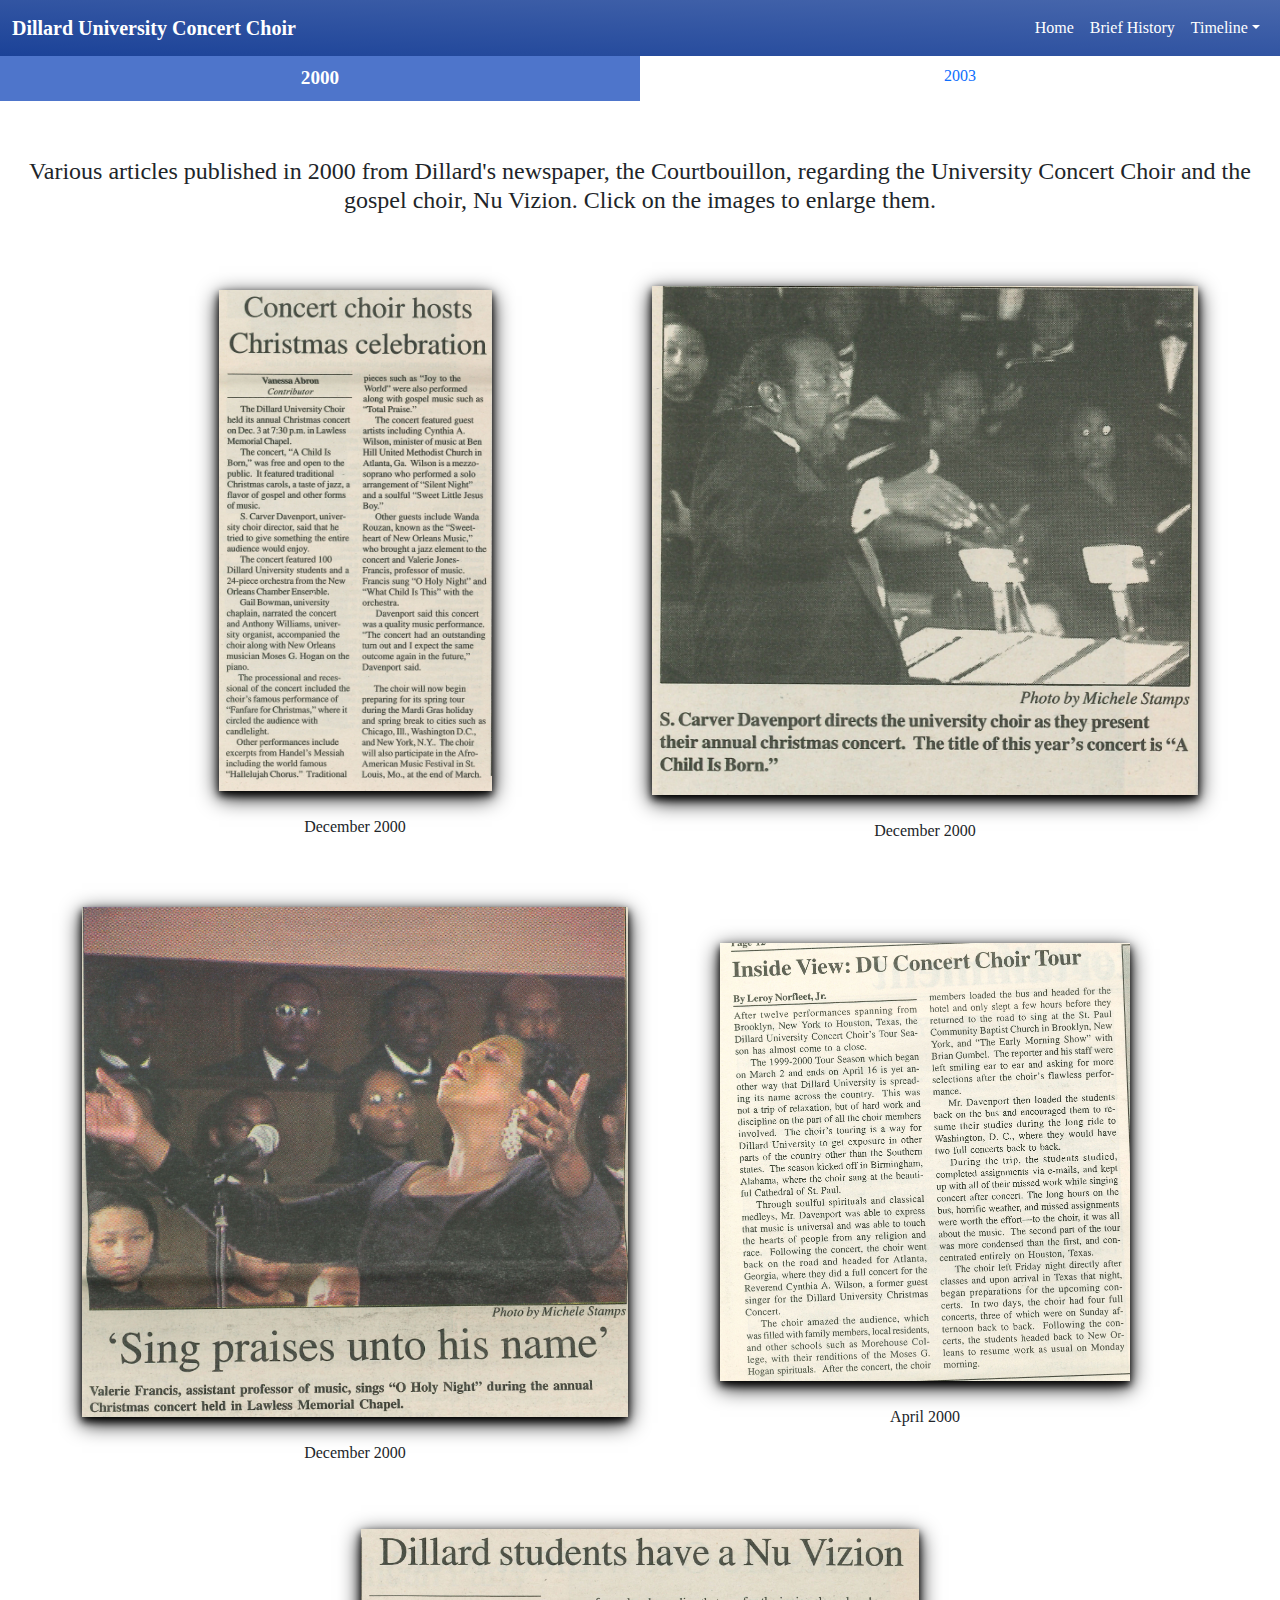
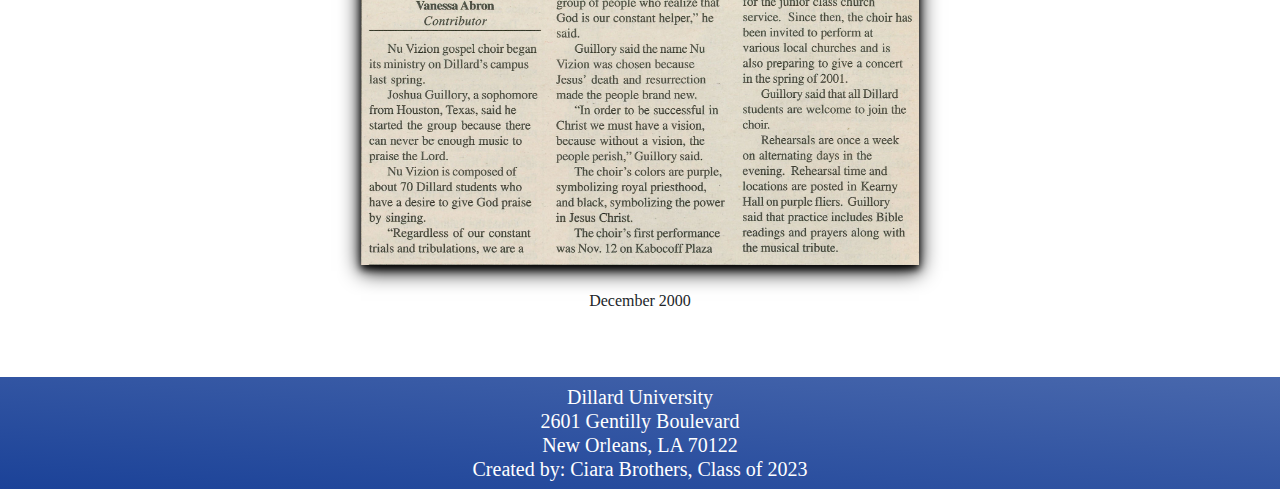
<file: 00s.html>
<!DOCTYPE html>
<html lang="en">
    <head>
        <meta charset="utf-8">
        <meta name="viewport" content="width=device-width">
        <title>Dillard University Concert Choir</title>
        <link href="style.css" rel="stylesheet">
        <link href="https://cdn.jsdelivr.net/npm/bootstrap@5.2.2/dist/css/bootstrap.min.css" rel="stylesheet">
        <script src="https://cdn.jsdelivr.net/npm/bootstrap@5.2.2/dist/js/bootstrap.bundle.min.js"></script>
        <script src="script.js"></script>
        <script src="components/header.js" type="text/javascript" defer></script>
        <script src="components/footer.js" type="text/javascript" defer></script>
    </head>
    <body>
        <div class="d-flex flex-column flex-wrap page-container">
        
            <nav-header></nav-header>

            <!-- Content Tabs -->
            <ul class="nav nav-pills nav-justified center-sec" id="myTab" role="tablist">
                <li class="nav-item" role="presentation">
                <button class="nav-link active" id="1940" data-bs-toggle="tab" data-bs-target="#home-tab-pane" type="button" role="tab" aria-controls="home-tab-pane" aria-selected="true">2000</button>
                </li>
                <li class="nav-item" role="presentation">
                <button class="nav-link" id="47-48" data-bs-toggle="tab" data-bs-target="#profile-tab-pane" type="button" role="tab" aria-controls="profile-tab-pane" aria-selected="false">2003</button>
                </li>
            </ul>

            <div class="tab-content center-sec" id="myTabContent">
                <!-- First Tab -->
                <div class="tab-pane fade show active" id="home-tab-pane" role="tabpanel" aria-labelledby="35-36-tab" tabindex="0">
                    
                    <h4 class="text-center mx-auto d-block mt-5 pt-2">Various articles published in 2000 from Dillard's newspaper, 
                        the Courtbouillon, regarding the University Concert Choir and the gospel choir, Nu Vizion. Click on the images to
                        enlarge them.
                    </h4>

                    <!-- 1st Image -->
                    <div class="container justify-content-center align-items-center text-center pt-3">

                        <div class="row justify-content-center align-items-center mt-5 mb-5">
                            <div class="col">
                                <img src="images/2000s/cb dec 2000 art.jpg" id="decArt00" class="img-fluid w-50" 
                                onclick="openModal(this.id)" alt="Concert choir hosts Christmas celebration: Vanessa Abron Contributor;
                                The Dillard University Choir held its annual Christmas concert on Dec. 3 at 7:30 p.m. in Lawless Memorial Chapel.
                                The concert, 'A Child Is Born,' was free and open to the public. It featured traditional Christmas carols, a taste of jazz, a flavor of gospel and other forms of music.
                                S. Carver Davenport, univer- sity choir director, said that he tried to give something the entire audience would enjoy.
                                The concert featured 100 Dillard University students and a 24-piece orchestra from the New Orleans Chamber Ensemble.
                                Gail Bowman, university chaplain, narrated the concert and Anthony Williams, univer- sity organist, accompanied the choir along with New Orleans musician Moses G. Hogan on the piano.
                                The processional and reces- sional of the concert included the choir's famous performance of 'Fanfare for Christmas,' where it circled the audience with candlelight.
                                Other performances include excerpts from Handel's Messiah including the world famous 'Hallelujah Chorus.' Traditional
                                pieces such as 'Joy to the World' were also performed along with gospel music such as 'Total Praise.'
                                The concert featured guest artists including Cynthia A. Wilson, minister of music at Ben Hill United Methodist Church in Atlanta, Ga. Wilson is a mezzo- soprano who performed a solo arrangement of 'Silent Night' and a soulful 'Sweet Little Jesus Boy.'
                                Other guests include Wanda Rouzan, known as the 'Sweet- heart of New Orleans Music,' who brought a jazz element to the concert and Valerie Jones- Francis, professor of music. Francis sung 'O Holy Night' and 'What Child Is This' with the orchestra.
                                Davenport said this concert was a quality music performance. 'The concert had an outstanding turn out and I expect the same outcome again in the future,' Davenport said.
                                The choir will now begin preparing for its spring tour during the Mardi Gras holiday and spring break to cities such as Chicago, Ill., Washington D.C., and New York, N.Y.. The choir will also participate in the Afro- American Music Festival in St. Louis, Mo., at the end of March." 
                                />
                                <p class="text-center mt-4 ">December 2000</p>
                            </div>
                            <div class="col">
                                <img src="images/2000s/cb dec 2000 pic.jpg" id="decPic00" class="img-fluid" 
                                onclick="openModal(this.id)" alt="Photo by Michele Stamps
                                S. Carver Davenport directs the university choir as they present their annual christmas concert. The title of this year's concert is 'A Child Is Born.'" 
                                />
                                <p class="text-center mt-4 ">December 2000</p>
                            </div>
                        </div>

                        <div class="row justify-content-center align-items-center mb-5">
                            <div class="col">
                                <img src="images/2000s/cb dec cover 2000.jpg" id="decCov00" class="img-fluid" 
                                onclick="openModal(this.id)"  alt="Photo by Michele Stamps: 'Sing praises unto his name'
                                Valerie Francis, assistant professor of music, sings 'O Holy Night' during the annual Christmas concert held in Lawless Memorial Chapel." />
                                <p class="text-center mt-4 ">December 2000</p>
                            </div>
                            <div class="col">
                                <img src="images/2000s/cb apr 2000.jpg" id="apr00" class="img-fluid w-75" 
                                onclick="openModal(this.id)" alt="Inside View: DU Concert Choir Tour By Leroy Norfleet, Jr.
                                After twelve performances spanning from Brooklyn, New York to Houston, Texas, the Dillard University Concert Choir's Tour Sea- son has almost come to a close.
                                The 1999-2000 Tour Season which began on March 2 and ends on April 16 is yet an- other way that Dillard University is spread- ing its name across the country. This was not a trip of relaxation, but of hard work and discipline on the part of all the choir members involved. The choir's touring is a way for Dillard University to get exposure in other parts of the country other than the Southern states. The season kicked off in Birmingham, Alabama, where the choir sang at the beauti- ful Cathedral of St. Paul.
                                Through soulful spirituals and classical medleys, Mr. Davenport was able to express that music is universal and was able to touch the hearts of people from any religion and race. Following the concert, the choir went back on the road and headed for Atlanta, Georgia, where they did a full concert for the Reverend Cynthia A. Wilson, a former guest singer for the Dillard University Christmas Concert.
                                The choir amazed the audience, which was filled with family members, local residents, and other schools such as Morehouse Col- lege, with their renditions of the Moses G. Hogan spirituals. After the concert, the choir
                                members loaded the bus and headed for the hotel and only slept a few hours before they returned to the road to sing at the St. Paul Community Baptist Church in Brooklyn, New York, and 'The Early Morning Show' with Brian Gumbel. The reporter and his staff were left smiling ear to ear and asking for more selections after the choir's flawless perfor-
                                mance.
                                Mr. Davenport then loaded the students back on the bus and encouraged them to re- sume their studies during the long ride to Washington, D. C., where they would have two full concerts back to back.
                                During the trip, the students studied, completed assignments via e-mails, and kept up with all of their missed work while singing concert after concert. The long hours on the bus, horrific weather, and missed assignments were worth the effort-to the choir, it was all about the music. The second part of the tour was more condensed than the first, and con- centrated entirely on Houston, Texas.
                                The choir left Friday night directly after classes and upon arrival in Texas that night, began preparations for the upcoming con- certs. In two days, the choir had four full concerts, three of which were on Sunday af- ternoon back to back. Following the con- certs, the students headed back to New Orleans to resume work as usual on Monday morning." 
                                />
                                <p class="text-center mt-4 ">April 2000</p>
                            </div>
                        </div>

                        <div class="row justify-content-center align-items-center mb-5">
                            <div class="col">
                                <img src="images/2000s/cb dec 2000 nu vizion.jpg" id="decNu00" class="img-fluid mx-auto d-block w-50" 
                                onclick="openModal(this.id)" alt="Dillard students have a Nu Vizion: Vanessa Abron Contributor
                                Nu Vizion gospel choir began its ministry on Dillard's campus last spring.
                                Joshua Guillory, a sophomore from Houston, Texas, said he started the group because there can never be enough music to praise the Lord.
                                Nu Vizion is composed of about 70 Dillard students who have a desire to give God praise by singing.
                                'Regardless of our constant trials and tribulations, we are a
                                group of people who realize that God is our constant helper,' he said.
                                Guillory said the name Nu Vizion was chosen because Jesus' death and resurrection made the people brand new.
                                'In order to be successful in Christ we must have a vision, because without a vision, the people perish,' Guillory said.
                                The choir's colors are purple, symbolizing royal priesthood, and black, symbolizing the power in Jesus Christ.
                                The choir's first performance was Nov. 12 on Kabocoff Plaza
                                for the junior class church service. Since then, the choir has been invited to perform at
                                various local churches and is also preparing to give a concert in the spring of 2001.
                                Guillory said that all Dillard students are welcome to join the choir.
                                Rehearsals are once a week on alternating days in the evening. Rehearsal time and locations are posted in Kearny Hall on purple fliers. 
                                Guillory said that practice includes Bible readings and prayers along with the musical tribute." 
                                />
                                <p class="text-center mt-4 ">December 2000</p>
                            </div>
                        </div>

                    </div>

                </div>

                <!-- Second Tab -->
                <div class="tab-pane fade" id="profile-tab-pane" role="tabpanel" aria-labelledby="profile-tab" tabindex="0">

                    <h4 class="text-center mx-auto d-block w-75 mt-5 mb-5"> In October 2003, the University Choir performed alongside the New Orleans
                        Jazz Orchestra to premiere Irvin Mayfield's composition <i>Strange Fruit</i>. Click on the articles below to read more about the
                        performance.
                    </h4>

                    <div class="container mb-5 justify-content-center align-items-center">

                        <div class="row">
                            <div class="col">
                                <img src="images/2000s/cb oct cover article 2003.jpg" id="octCov03" class="img-fluid w-100 mx-auto d-block" 
                                onclick="openModal(this.id)" alt="By Lashana Dass Contributor
                                Fusing the talents of the Dillard University Choir, the New Orleans Jazz Orchestra and WDSU News Channel 6 anchor Norman Robinson, Irvin Mayfield premiered his new musical composition, 'Strange Fruit.' The prolific concert was held on October 17 and 19 at the Alfred. K. Lawless Chapel.
                                Irvin Mayfield is the founder and director of the Institute of Jazz Culture at Dillard University and the New Orleans Jazz Orchestra. Mayfield, an accomplished artist, blended jazz with spirituals, blues, and Caribbean and Latin influences to create magnificence. 'Strange Fruit,' a composition of orches- tra and choir, was written in nine movements and three triads.
                                Photo By Sebern Coleman, Jr. The historical lynchings of African-Americans is the underlying theme in Irvin Mayfield's 'Strange Fruit.' Mayfield, held a two-night performance of the composition during Founder's Day Weekend, Oct. 17-19.
                                anger, death, guilt and hope, while encompassing a stirring depiction of lynching history in his piece. 'Lynching is the efflu- vium of slavery. It deals with the entire process,' said Mayfield
                                More importantly, 'Strange Fruit' was an embodiment of the 'healing process and an issue that is hard to discuss: guilt,' said Mayfield.
                                Dean of Business, Dr. Edgar Chase said, 'It was an awesome Mayfield started writing the expression of music and spiritu- piece about a month ago. ality.' 'Without Sanctuary,' the picto- Mayfield wove a tale of love, rial representation of lynching of
                                African-Americans exhibited in Atlanta, was the inspiration for the composition.
                                Mayfield stressed the rele- vance of the composition to today's society. 'Lynching still occurred in modern day America,' he said.
                                The talent of a 21piece orchestra, choir and narrator, Norman Robinson, showcased an 18-year-old white debutante, Mary Anne, during the 1920s" 
                                />
                            </div>
                            
                            <div class="col">
                                <img src="images/2000s/cb oct article 2003.jpg" id="octArt03" class="img-fluid w-100 mx-auto d-block" 
                                onclick="openModal(this.id)" alt="FRUIT Continued from page 1
                                Louisiana who is in love with the carpenter's son, LeRoi, a young Negro.
                                The orchestra delivered a sen- sual serenade representative of the love shared and the consum- mation between the young lovers. After learning of the affair, Charles', 24- year -old wealthy beau beat Mary Anne. LeRoi was blamed for the beat- ing and fated to be lynched. After Mary Anne appealed to Charles' sense of integrity, he tried to stop the lynching but failed.
                                'A man was extinguished because people felt he was expendable because of his race not circumstance. LeRoi, thus, became a sacrificial lamb,' Mayfield said. 'His people were not worthy enough to have the choice to live their lives how they wanted.'
                                The third triad was the death of LeRoi and the discovery of Mary Anne's pregnancy. In an inspiring finale, the choir harmo-
                                niously delivered the sad but niously delivered the sad but soothing spiritual, 'Oh Lord, the day is done.'
                                'Strange Fruit' closed with the birth of Mary Anne's child.
                                'Blues is to jazz what blood is to the body,' said Mayfield. 'Blues helps us deal with our his- tory, jazz helps us move for- ward.'
                                After the musical, another audience member echoed the same thoughts. 'The piece was beautiful. We are finding a way to heal,' said Willie Birch.
                                'Jazz is the manifestation of democracy in music,' said Mayfield. It was the 'only palette to allow people to be indi- viduals and yet demands that they work together to resolve whatever conflicts exist.'
                                Mayfield said that he hoped Dillard students and African- Americans would be able to iden-
                                tify with their culture and understand how to define it.
                                Dillard President Dr. Michael Lomax described the piece as beyond enjoyment' and he hopes that the Dillard community learn to understand that 'great art is created by real people' who can find 'inspiration from our history.'
                                Mayfield's talents were extolled by many, including Dr. Randy Peters, associate dean of humanities. 'This a signature piece. He has arrived,' said Peters.
                                Parts of the musical will be featured in an upcoming HBO documentary on lynching and the show was also reviewed by The New York Times. The musical was a remarkably presented display of emotion- grasping the pain and the history of lynching. And as quoted from the begin- ning of the musical, 'like art through the ages, it presents beauty and transcendence.'" 
                                />
                            </div>
                        </div>

                    </div>
                </div>
                
            </div>

            <!-- Modal -->
            <div id="myModal" class="modal pt-5 justify-content-center align-items-center">
                <!-- Close Button -->
                <span class="close">&times;</span>

                <!-- Modal Content (The Image) -->
                <div id="modal-cont" class="d-flex ">
                    <img class="modal-img vw-50 img-fluid" id="img01">
                </div>

                <!-- Modal Caption (Image Text) -->
                <div id="caption" class="mb-5"></div>
                </div>

            <page-footer></page-footer>

        </div>
    </body>
</html>
</file>
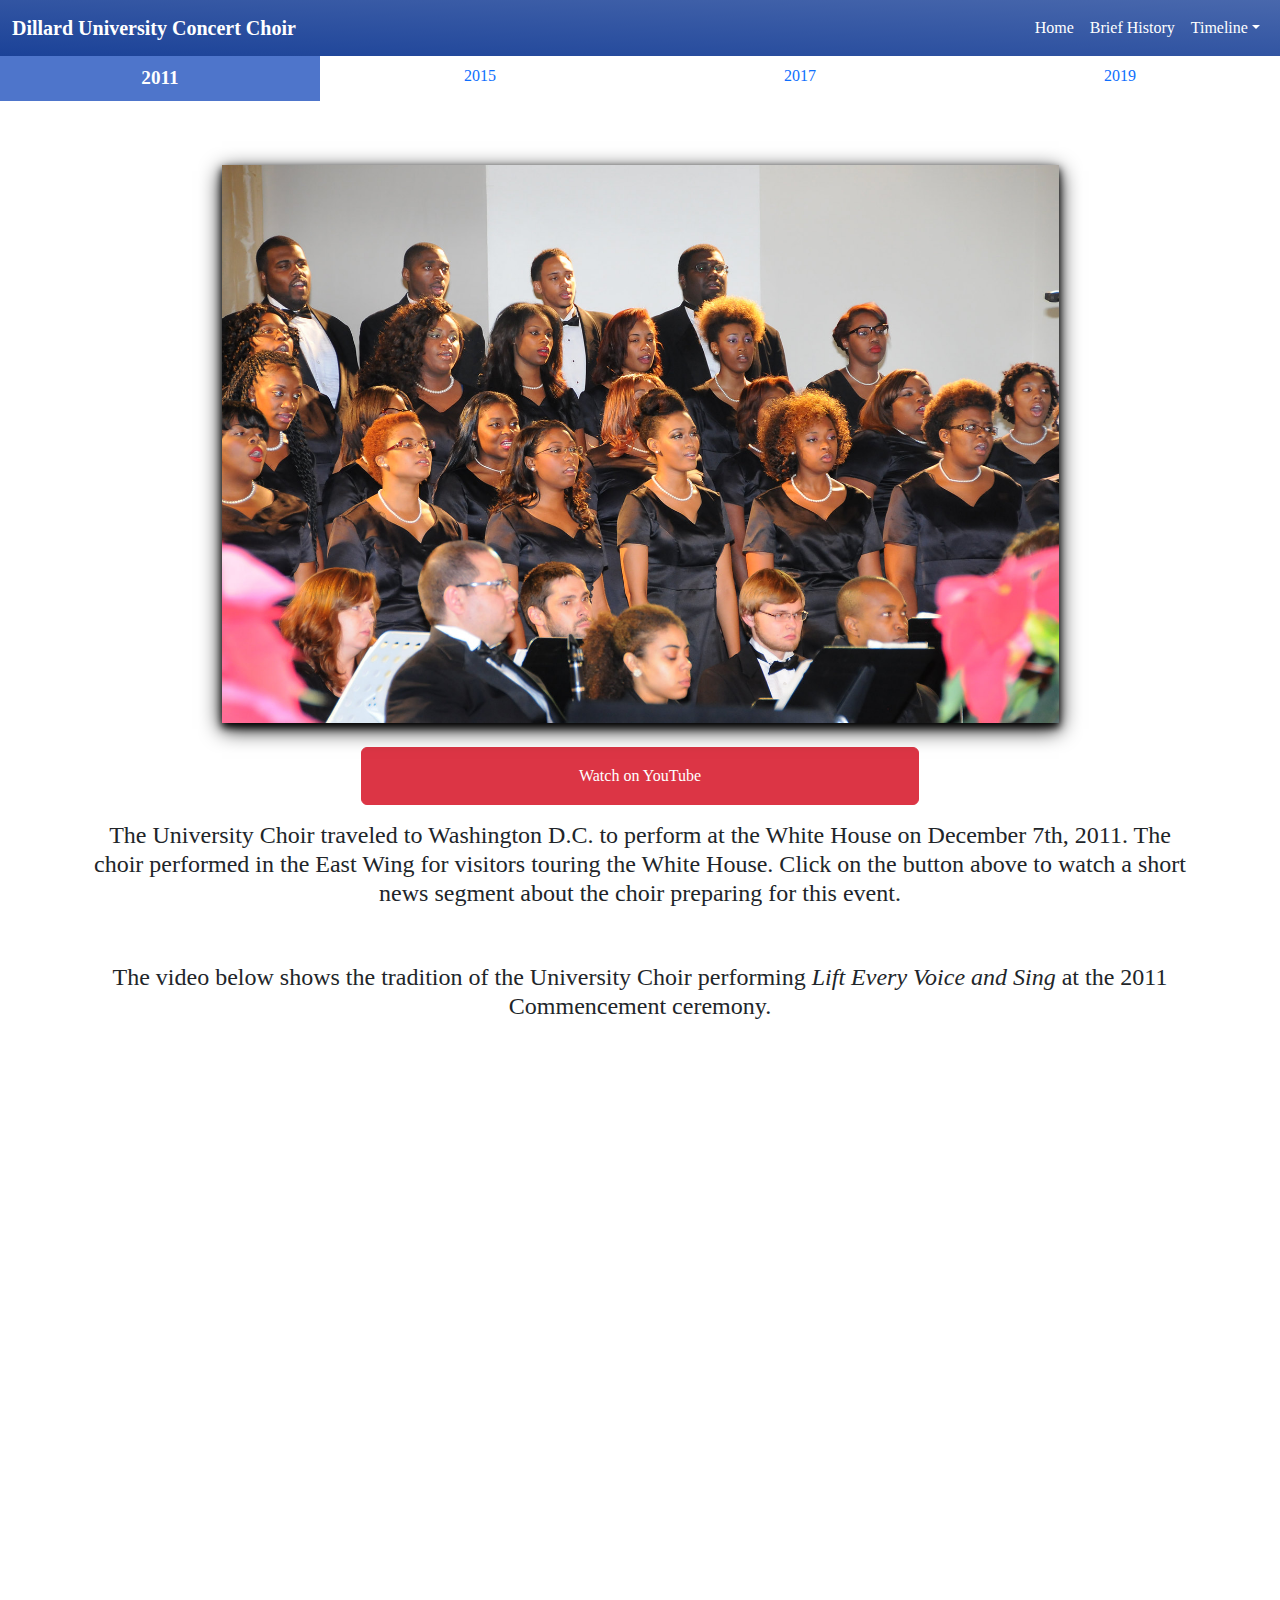
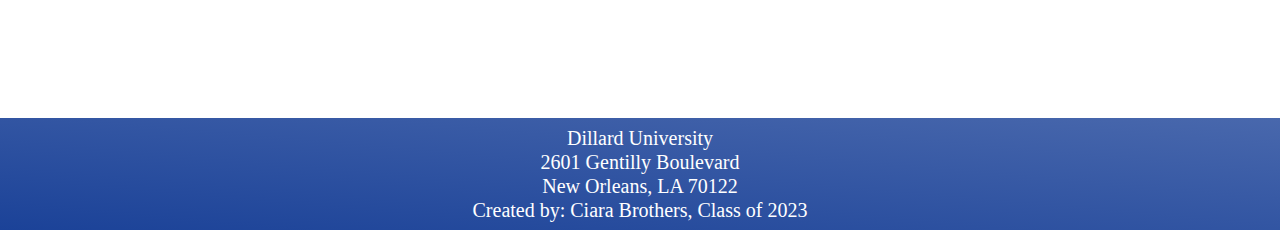
<file: 10s.html>
<!DOCTYPE html>
<html lang="en">
    <head>
        <meta charset="utf-8">
        <meta name="viewport" content="width=device-width">
        <title>Dillard University Concert Choir</title>
        <link href="style.css" rel="stylesheet">
        <link href="https://cdn.jsdelivr.net/npm/bootstrap@5.2.2/dist/css/bootstrap.min.css" rel="stylesheet">
        <script src="https://cdn.jsdelivr.net/npm/bootstrap@5.2.2/dist/js/bootstrap.bundle.min.js"></script>
        <script src="script.js"></script>
        <script src="components/header.js" type="text/javascript" defer></script>
        <script src="components/footer.js" type="text/javascript" defer></script>
    </head>
    <body>
        <div class="page-container">
        
            <nav-header></nav-header>

                <!-- Content Tabs -->
                <ul class="nav nav-pills nav-justified center-sec" id="myTab" role="tablist">
                    <li class="nav-item" role="presentation">
                        <button class="nav-link active" id="1940" data-bs-toggle="tab" data-bs-target="#home-tab-pane" type="button" role="tab" aria-controls="home-tab-pane" aria-selected="true">2011</button>
                    </li>
                    <li class="nav-item" role="presentation">
                        <button class="nav-link" id="47-48" data-bs-toggle="tab" data-bs-target="#profile-tab-pane" type="button" role="tab" aria-controls="profile-tab-pane" aria-selected="false">2015</button>
                    </li>
                    <li class="nav-item" role="presentation">
                        <button class="nav-link" id="nav-contact-tab" data-bs-toggle="tab" data-bs-target="#nav-contact" type="button" role="tab" aria-controls="nav-contact" aria-selected="false">2017</button>
                    </li>
                    <li class="nav-item" role="presentation">
                        <button class="nav-link" id="47-48" data-bs-toggle="tab" data-bs-target="#file-tab-pane" type="button" role="tab" aria-controls="profile-tab-pane" aria-selected="false">2019</button>
                    </li>
                </ul>

                <div class="tab-content" id="myTabContent">
                    <!-- First Tab -->
                    <div class="tab-pane fade show active" id="home-tab-pane" role="tabpanel" aria-labelledby="35-36-tab" tabindex="0">

                        <!-- 1st Image -->
                        <div class="container justify-content-center align-items-center text-center pt-3">

                            <div class="row justify-content-center align-items-center mt-5 mb-3">
                                <div class="col">
                                    <img src="images/2010s/video cover 2011.jpg" id="videocover" class="img-fluid w-75" 
                                    onclick="openModal(this.id)" alt="Choir video cover image" />
                                    <a href="https://youtu.be/YvWaIWxASSM" target="_blank" class="d-block btn btn-danger w-50 p-3 mx-auto mt-4">Watch on YouTube</a>
                                </div>
                            </div>

                            <div class="row justify-content-center align-items-center mb-5">
                                <div class="col w-50">
                                    <h4>The University Choir traveled to Washington D.C. to perform at the White House on December 7th, 2011. 
                                        The choir performed in the East Wing for visitors touring the White House. Click on the button above to 
                                        watch a short news segment about the choir preparing for this event.
                                    </h4>
                                </div>
                            </div>

                            <div class="row justify-content-center align-items-center">
                                <div class="col w-50">
                                    <h4>The video below shows the tradition of the University Choir performing <i>Lift Every Voice and Sing</i>
                                        at the 2011 Commencement ceremony.
                                    </h4>
                                </div>
                            </div>

                            <div class="row justify-content-center align-items-center">
                                <div class="col yt mb-5">
                                    <iframe src="https://www.youtube-nocookie.com/embed/7Y2S1U3WK7g" 
                                    title="YouTube video player" frameborder="0" allow="accelerometer; autoplay; clipboard-write; 
                                    encrypted-media; gyroscope; picture-in-picture" allowfullscreen></iframe>
                                </div>
                            </div>
                        </div>
                    </div>

                    <!-- Second Tab -->
                    <div class="tab-pane fade" id="profile-tab-pane" role="tabpanel" aria-labelledby="profile-tab" tabindex="0">

                        <div class="container justify-content-center align-items-center">

                            <div class="row mt-5 pt-5 justify-content-center align-items-center text-center">
                                <div class="col">
                                    <img src="images/2010s/uncf-performance.jpg" id="uncf" class="img-fluid w-75 mx-auto d-block" 
                                    onclick="openModal(this.id)" alt="2010 UNCF An Evening of Stars" />
                                </div>
                            </div>
                                
                            <div class="row mb-5 pt-5 justify-content-center align-items-center text-center">
                                <div class="col">
                                    <h4 class="text-center">On April 26, 2015, Dillard University Concert Choir Members performed <i>Conqueror</i>
                                        from the hit television show <i>Empire</i> at the UNCF An Evening of Stars event with Estelle & Jussie Smollett.</h4>
                                </div>
                            </div>

                        </div>
                    </div>

                    <!-- Third Tab -->
                    <div class="tab-pane fade" id="nav-contact" role="tabpanel" aria-labelledby="nav-contact-tab" tabindex="0">

                        <!-- 1st Image -->
                        <div class="container justify-content-center align-items-center text-center pt-3">

                            <div class="row justify-content-center align-items-center mt-5 mb-5">
                                <div class="col yt">
                                    <iframe src="https://www.youtube-nocookie.com/embed/oXVCQ_YmJew" 
                                    title="YouTube video player" frameborder="0" allow="accelerometer; autoplay; clipboard-write; 
                                    encrypted-media; gyroscope; picture-in-picture" allowfullscreen></iframe>
                                </div>
                            </div>
                                
                            <div class="row justify-content-center align-items-center mt-5 mb-5">
                                <div class="col w-50">
                                    <h4>The 81st Annual Christmas Concert featured a performance from the Dillard University Vision Quest Liturgical 
                                        Dance Team. Play the video above to watch their performance.
                                    </h4>
                                </div>
                            </div>

                            <div class="row mb-5">
                                <div class="col">
                                    <img src="images/2010s/christmas2017close.jpg" id="hol81" class="img-fluid w-100 mx-auto d-block" 
                                    onclick="openModal(this.id)" alt="Choir at 81st Holiday Concert 2017" />
                                </div>
                                
                                <div class="col">
                                    <img src="images/2010s/christmas2017.jpg" id="hol81-2" class="img-fluid w-100 mx-auto d-block" 
                                    onclick="openModal(this.id)" alt="Choir at 81st Holiday Concert 2017" />
                                </div>
                            </div>

                        </div>

                    </div>

                    <!-- Fourth Tab -->
                    <div class="tab-pane fade" id="file-tab-pane" role="tabpanel" aria-labelledby="file-tab" tabindex="0">

                        <h4 class="text-center mx-auto d-block w-100 mt-5 mb-4 pt-5"> Photos from the 2019 Holiday Concert and Honors Convocation. 
                            Click on the photos to enlarge them.</h4>

                        <div class="container justify-content-center align-items-center">

                            <div class="row">
                                <div class="col">
                                    <img src="images/2010s/con2019.jpg" id="con2019" class="img-fluid w-100 mx-auto d-block" 
                                    onclick="openModal(this.id)" alt="2019 Honors Convocation" />
                                    <p id="con2019cap" class="text-center mt-4">2019 Honors Convocation</p>
                                </div>
                                <div class="col">
                                    <img src="images/2010s/fun2019.jpg" id="fun2019" class="img-fluid w-100 mx-auto d-block" 
                                    onclick="openModal(this.id)" alt="2019 Holiday Concert" />
                                    <p id="fun2019cap" class="text-center mt-4">2019 Holiday Concert</p>
                                </div>
                                <div class="col">
                                    <img src="images/2010s/hol2019.jpg" id="hol2019" class="img-fluid w-100 mx-auto d-block" 
                                    onclick="openModal(this.id)" alt="2019 Holiday Concert" />
                                    <p id="hol2019cap" class="text-center mt-4">2019 Holiday Concert</p>
                                </div>
                            </div>

                        </div>
                    </div>
                </div>

                <!-- The Modal -->
                <div id="myModal" class="modal pt-5 justify-content-center align-items-center">
                    <!-- The Close Button -->
                    <span class="close">&times;</span>
                    <div id="modal-cont" class="d-flex ">
                    <!-- Modal Content (The Image) -->
                    <img class="modal-img vw-50 img-fluid" id="img01">
                    </div>
                    <!-- Modal Caption (Image Text) -->
                    <div id="caption" class="mb-5"></div>
                </div>
            
            <page-footer></page-footer>
        </div>
    </body>
</html>
</file>
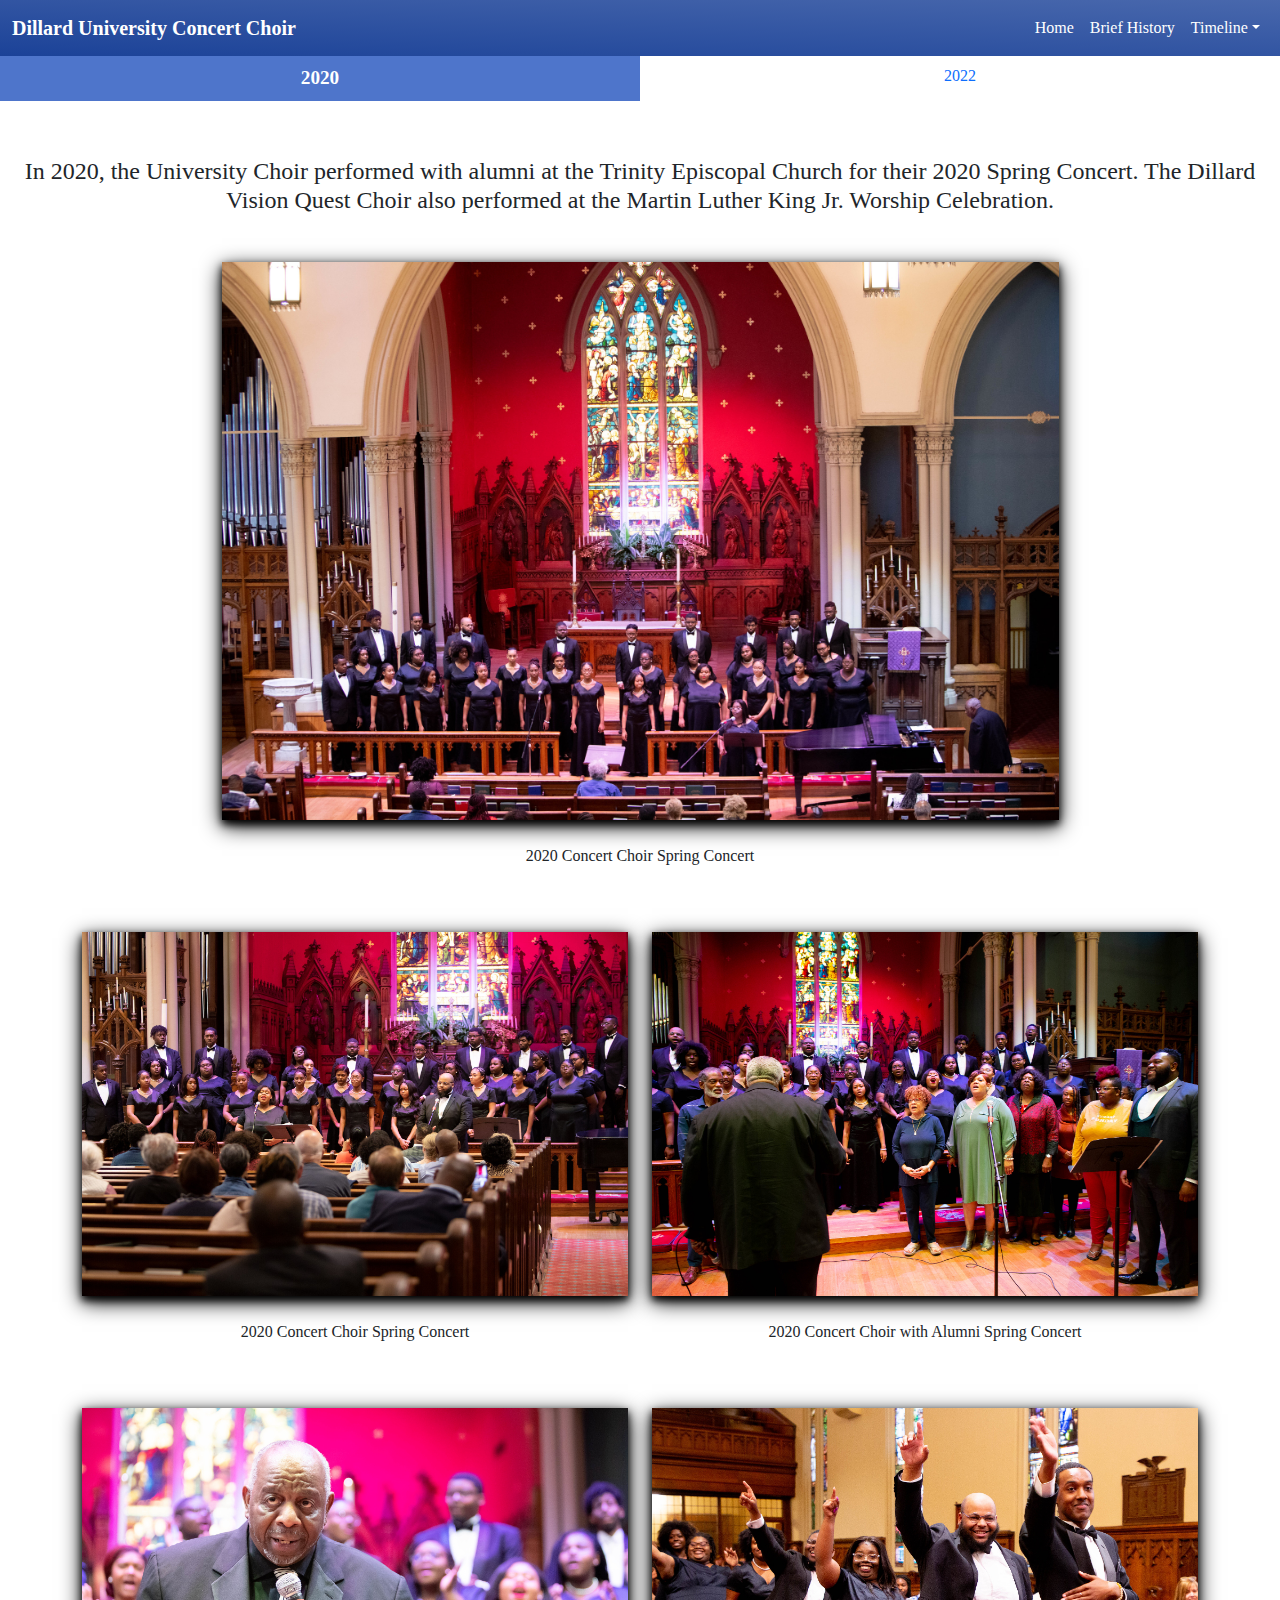
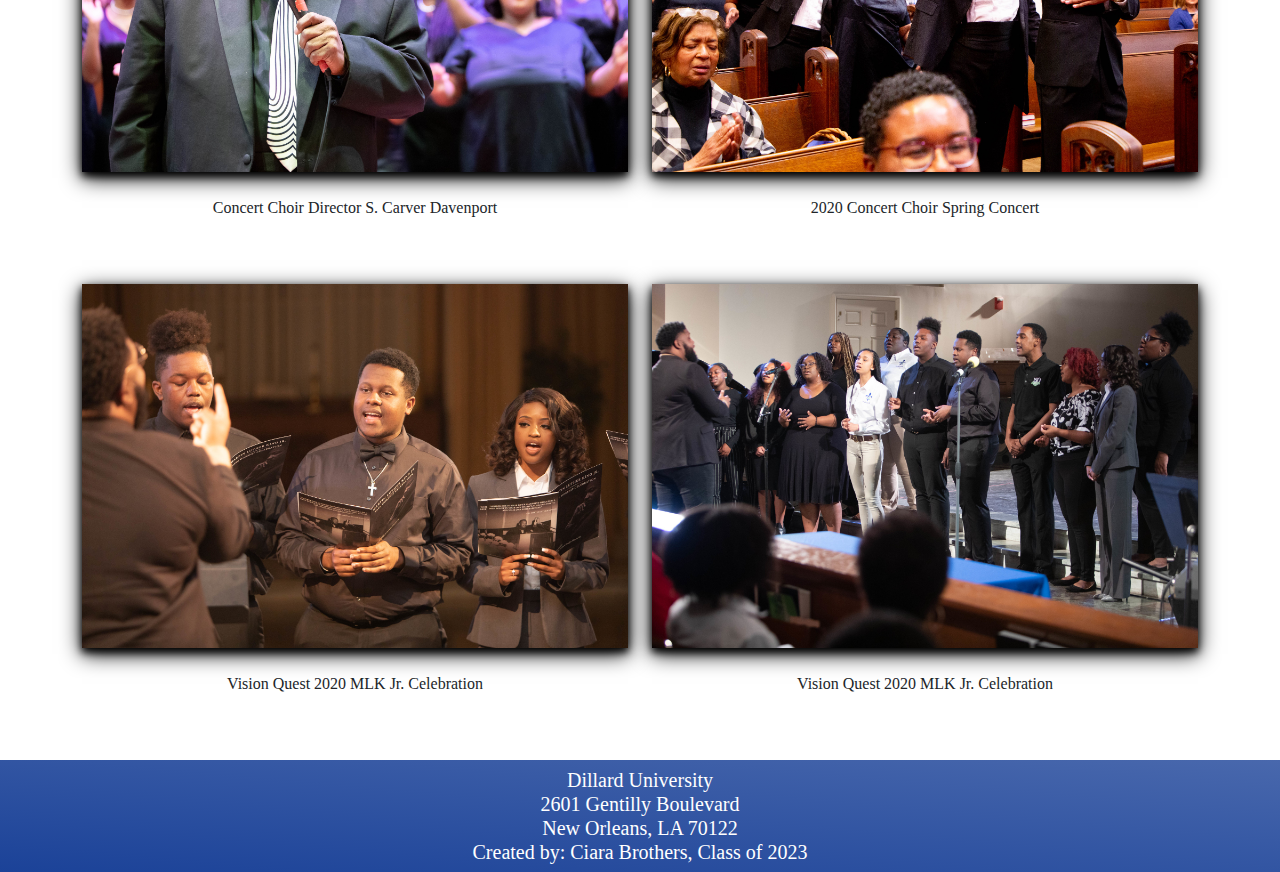
<file: 20s.html>
<!DOCTYPE html>
<html lang="en">
    <head>
        <meta charset="utf-8">
        <meta name="viewport" content="width=device-width">
        <title>Dillard University Concert Choir</title>
        <link href="style.css" rel="stylesheet">
        <link href="https://cdn.jsdelivr.net/npm/bootstrap@5.2.2/dist/css/bootstrap.min.css" rel="stylesheet">
        <script src="https://cdn.jsdelivr.net/npm/bootstrap@5.2.2/dist/js/bootstrap.bundle.min.js"></script>
        <script src="script.js"></script>
        <script src="components/header.js" type="text/javascript" defer></script>
        <script src="components/footer.js" type="text/javascript" defer></script>
    </head>
    <body>
        <div class="d-flex flex-column flex-wrap page-container">
        
            <nav-header></nav-header>

                <!-- Content Tabs -->
                <ul class="nav nav-pills nav-justified center-sec" id="myTab" role="tablist">
                    <li class="nav-item" role="presentation">
                    <button class="nav-link active" id="1940" data-bs-toggle="tab" data-bs-target="#home-tab-pane" type="button" role="tab" aria-controls="home-tab-pane" aria-selected="true">2020</button>
                    </li>
                    <li class="nav-item" role="presentation">
                    <button class="nav-link" id="47-48" data-bs-toggle="tab" data-bs-target="#profile-tab-pane" type="button" role="tab" aria-controls="profile-tab-pane" aria-selected="false">2022</button>
                    </li>
                </ul>

                <div class="tab-content center-sec" id="myTabContent">
                    <!-- First Tab -->
                    <div class="tab-pane fade show active" id="home-tab-pane" role="tabpanel" aria-labelledby="35-36-tab" tabindex="0">
                    
                        <h4 class="text-center mx-auto d-block mt-5 pt-2">In 2020, the University Choir performed with alumni at the
                            Trinity Episcopal Church for their 2020 Spring Concert. The Dillard Vision Quest Choir also performed at the 
                            Martin Luther King Jr. Worship Celebration.
                        </h4>

                        <!-- 1st Image -->
                        <div class="container">

                            <div class="row mt-5">
                                <div class="col">
                                    <img src="images/2020s/trincover 2020.jpg" id="trincover" class="img-fluid mx-auto d-block w-75" 
                                    onclick="openModal(this.id)" alt="2020 Concert Choir Spring Concert" />
                                    <p id="trincovercap" class="text-center mt-4">2020 Concert Choir Spring Concert</p>
                                </div>
                            </div>

                            <div class="row mt-5 mb-5">
                                <div class="col">
                                    <img src="images/2020s/trinchoir 2020.jpg" id="trinchoir" class="img-fluid" 
                                    onclick="openModal(this.id)" alt="2020 Concert Choir Spring Concert" />
                                    <p id="trinchoircap" class="text-center mt-4">2020 Concert Choir Spring Concert</p>
                                </div>
                                <div class="col">
                                    <img src="images/2020s/trinalumni 2020.jpg" id="trinalumni" class="img-fluid" 
                                    onclick="openModal(this.id)" alt="2020 Concert Choir with Alumni Spring Concert" />
                                    <p id="trinalumnicap" class="text-center mt-4">2020 Concert Choir with Alumni Spring Concert</p>
                                </div>
                            </div>

                            <div class="row mt-5 mb-5">
                                <div class="col">
                                    <img src="images/2020s/trindav 2020.jpg" id="trindav" class="img-fluid" 
                                    onclick="openModal(this.id)" alt="Choir Director S. Carver Davenport at 2020 Spring Concert" />
                                    <p id="trindavcap" class="text-center mt-4">Concert Choir Director S. Carver Davenport</p>
                                </div>
                                <div class="col">
                                    <img src="images/2020s/trinexit 2020.jpg" id="trinexit" class="img-fluid" 
                                    onclick="openModal(this.id)" alt="2020 Choir exiting spring concert" />
                                    <p id="trinexitcap" class="text-center mt-4">2020 Concert Choir Spring Concert</p>
                                </div>
                            </div>

                            <div class="row mt-5 mb-5">
                                <div class="col">
                                    <img src="images/2020s/vqmlk front 2020.jpg" id="vqfront" class="img-fluid" 
                                    onclick="openModal(this.id)" alt="Vision Quest 2020 MLK Jr. Celebration" />
                                    <p id="vqfrontcap" class="text-center mt-4">Vision Quest 2020 MLK Jr. Celebration</p>
                                </div>
                                <div class="col">
                                    <img src="images/2020s/vqmlk 2020.jpg" id="vqmlk" class="img-fluid" 
                                    onclick="openModal(this.id)" alt="Vision Quest 2020 MLK Jr. Celebration" />
                                    <p id="vqmlkcap" class="text-center mt-4">Vision Quest 2020 MLK Jr. Celebration</p>
                                </div>
                            </div>

                        </div>

                    </div>

                    <!-- Second Tab -->
                    <div class="tab-pane fade" id="profile-tab-pane" role="tabpanel" aria-labelledby="profile-tab" tabindex="0">

                        <h3 class="text-center mx-auto d-block w-75 mt-5 mb-5">Photos of the University Choir at the HBCU All-Star Basketball
                            Game in April 2022.
                        </h3>

                        <div class="container mb-5">

                            <div class="row">
                                <div class="col">
                                    <img src="images/2020s/hbcu2022.jpg" id="hbcu22" class="img-fluid w-100 mx-auto d-block" 
                                    onclick="openModal(this.id)" alt="2022 HBCU all star game" />
                                </div>
                                
                                <div class="col">
                                    <img src="images/2020s/hbcu2022 wide.jpg" id="hbcu22wide" class="img-fluid w-100 mx-auto d-block" 
                                    onclick="openModal(this.id)" alt="2022 HBCU all star game" />
                                </div>
                            </div>

                        </div>
                    </div>
                    
                </div>

                <!-- The Modal -->
                <div id="myModal" class="modal pt-5 justify-content-center align-items-center">
                    <!-- The Close Button -->
                    <span class="close">&times;</span>
                    <div id="modal-cont" class="d-flex ">
                    <!-- Modal Content (The Image) -->
                    <img class="modal-img vw-50 img-fluid" id="img01">
                    </div>
                    <!-- Modal Caption (Image Text) -->
                    <div id="caption" class="mb-5"></div>
                </div>
                
            <page-footer></page-footer>
        </div>
    </body>
</html>
</file>
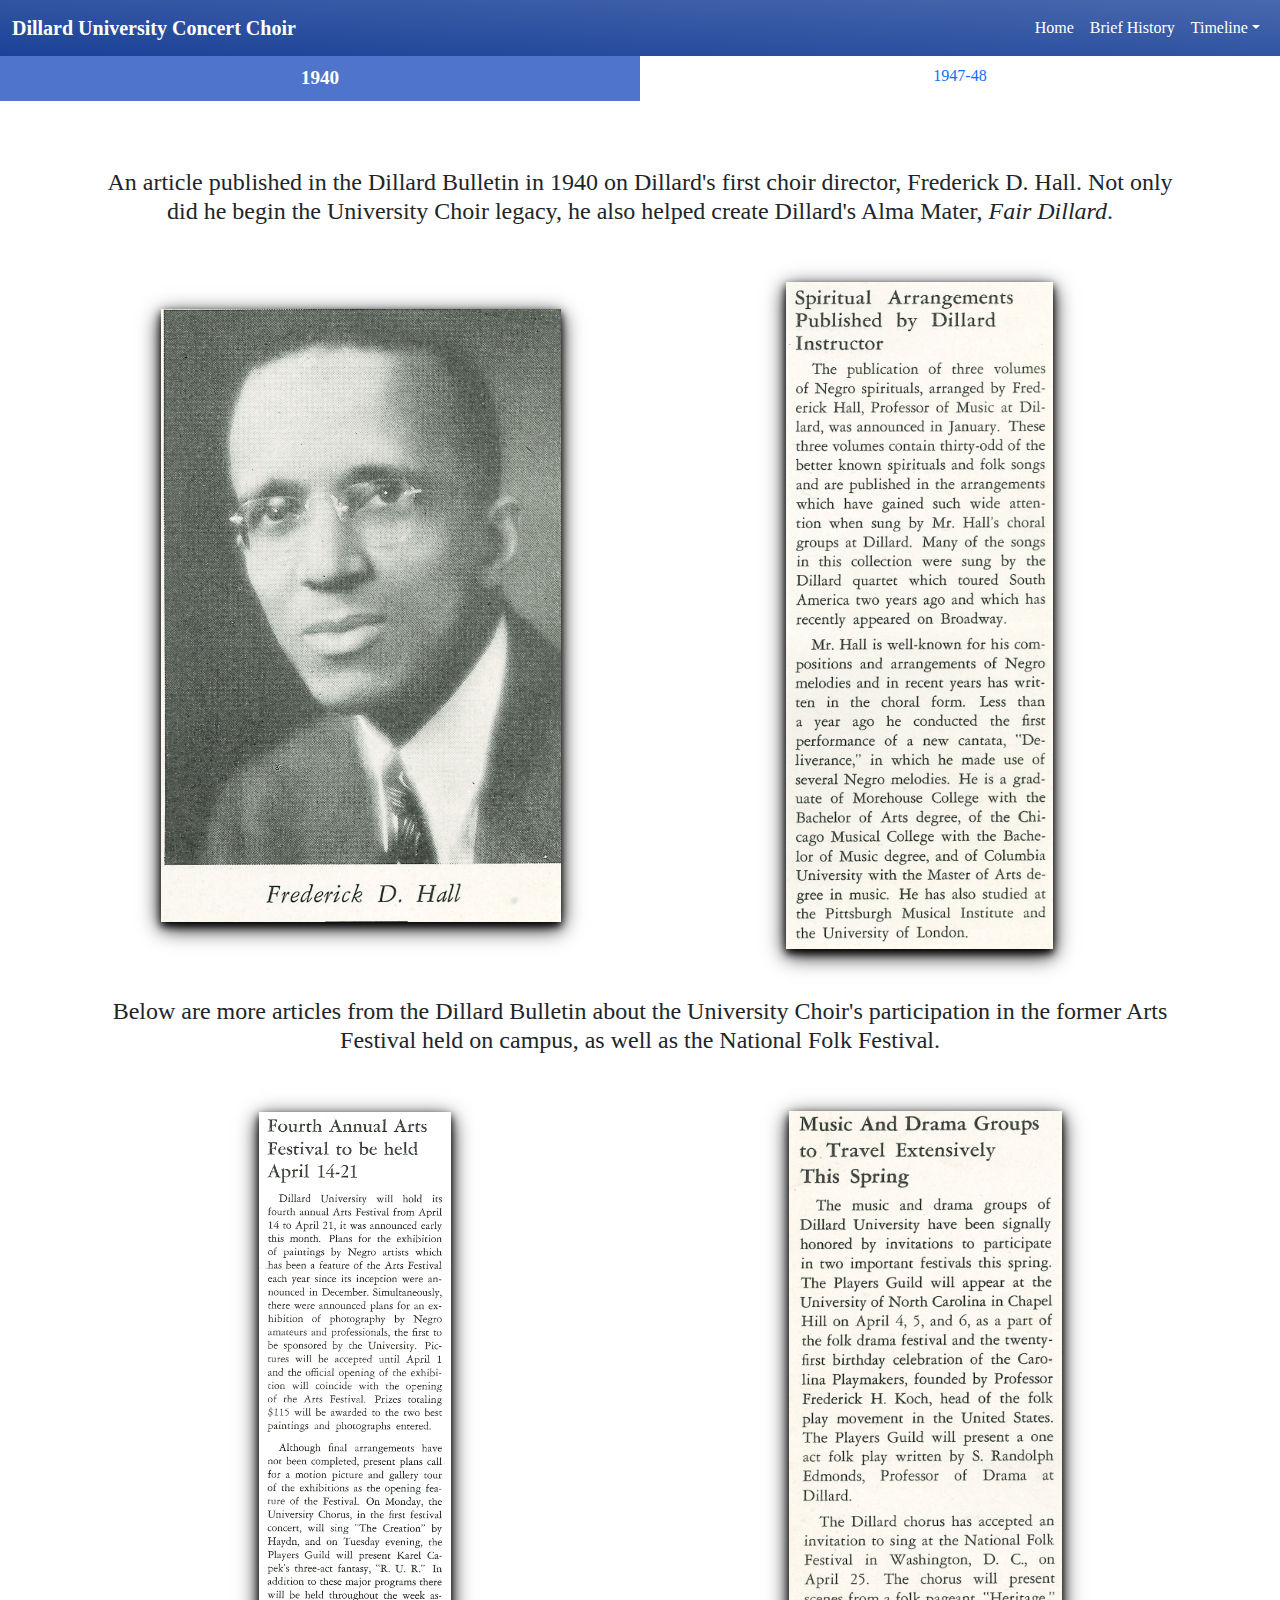
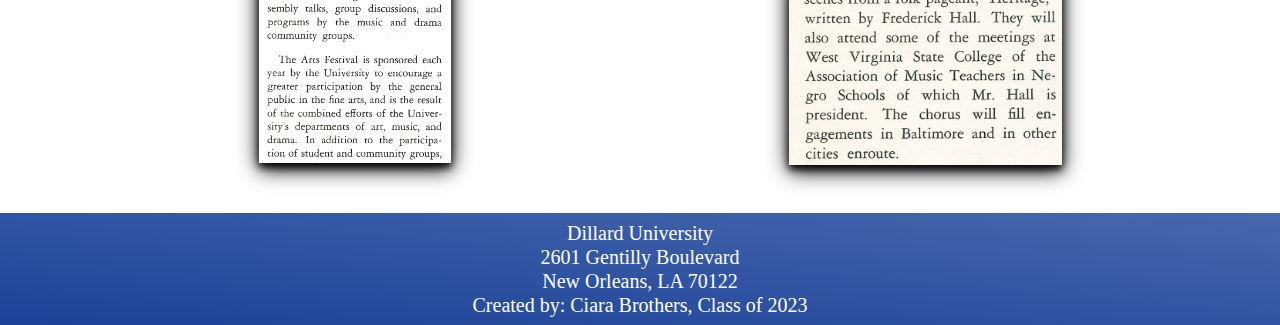
<file: 40s.html>
<!DOCTYPE html>
<html lang="en">
    <head>
        <meta charset="utf-8">
        <meta name="viewport" content="width=device-width">
        <title>Dillard University Concert Choir</title>
        <link href="style.css" rel="stylesheet">
        <link href="https://cdn.jsdelivr.net/npm/bootstrap@5.2.2/dist/css/bootstrap.min.css" rel="stylesheet">
        <script src="https://cdn.jsdelivr.net/npm/bootstrap@5.2.2/dist/js/bootstrap.bundle.min.js"></script>
        <script src="script.js"></script>
        <script src="components/header.js" type="text/javascript" defer></script>
        <script src="components/footer.js" type="text/javascript" defer></script>
    </head>
    <body>
        <div class="d-flex flex-column flex-wrap page-container">
        
            <nav-header></nav-header>

          <!-- Content Tabs -->
          <ul class="nav nav-pills nav-justified center-sec" id="myTab" role="tablist">
            <li class="nav-item" role="presentation">
              <button class="nav-link active" id="1940" data-bs-toggle="tab" data-bs-target="#home-tab-pane" type="button" role="tab" aria-controls="home-tab-pane" aria-selected="true">1940</button>
            </li>
            <li class="nav-item" role="presentation">
              <button class="nav-link" id="47-48" data-bs-toggle="tab" data-bs-target="#profile-tab-pane" type="button" role="tab" aria-controls="profile-tab-pane" aria-selected="false">1947-48</button>
            </li>
          </ul>

          <div class="tab-content center-sec" id="myTabContent">
            <!-- First Tab -->
            <div class="tab-pane fade show active" id="home-tab-pane" role="tabpanel" aria-labelledby="35-36-tab" tabindex="0">
              
              <!-- 1st Image -->
              <div class="container">

                <div class="row justify-content-center align-items-center mx-auto w-100">
                  <div class="col justify-content-center align-items-center mx-auto">
                    <h4 class="text-center mt-5">An article published in the Dillard Bulletin in 1940 on Dillard's first choir director, 
                      Frederick D. Hall. Not only did he begin the University Choir legacy, he also helped create Dillard's Alma Mater,
                      <i>Fair Dillard</i>.
                    </h4>
                  </div>
                </div>

                <div class="row justify-content-center align-items-center mx-auto mt-5 w-100">
                  <div class="col">
                    <img src="images/40s/1940 bulletin Hall.jpg" id="hallportrait" class="d-block mx-auto img-fluid w-75" 
                    onclick="openModal(this.id)" alt="Frederick D. Hall portrait" />
                  </div>
                  <div class="col">
                    <img src="images/40s/1940 bulletin Hall info.jpg" id="hallbio" class="d-block mx-auto img-fluid w-50" 
                    onclick="openModal(this.id)" alt="Spiritual Arrangements Published by Dillard Instructor <br />
                    The publication of three volumes of Negro spirituals, arranged by Fred- erick Hall, Professor of Music at Dillard, was 
                    announced in January. These three volumes contain thirty-odd of the better known spirituals and folk songs and are 
                    published in the arrangements which have gained such wide atten- tion when sung by Mr. Hall's choral groups at Dillard. 
                    Many of the songs in this collection were sung by the Dillard quartet which toured South America two years ago and which 
                    has recently appeared on Broadway. 
                    Mr. Hall is well-known for his compositions and arrangements of Negro melodies and in recent years has written in the 
                    choral form. Less than a year ago he conducted the first performance of a new cantata, 'Deliverance,' in which he made 
                    use of several Negro melodies. He is a graduate of Morehouse College with the Bachelor of Arts degree, of the Chicago 
                    Musical College with the Bachelor of Music degree, and of Columbia. University with the Master of Arts degree in music. He
                    has also studied at the Pittsburgh Musical Institute and the University of London." />
                  </div>
                </div>

                <div class="row justify-content-center align-items-center mx-auto mt-5 w-100">
                  <div class="col w-75">
                    <h4 class="text-center">Below are more articles from the Dillard Bulletin about the University Choir's participation in
                      the former Arts Festival held on campus, as well as the National Folk Festival.
                    </h4>
                  </div>
                </div>

                <div class="row justify-content-center align-items-center mt-5 mb-5">
                  <div class="col">
                    <img src="images/40s/1940 bulletin front.jpg" id="frontbul40" class="d-block mx-auto img-fluid" 
                    onclick="openModal(this.id)" alt="Fourth Annual Arts Festival to be held April 14-21
                    Dillard University will hold its fourth annual Arts Festival from April 14 to April 21, it was announced early this month. 
                    Plans for the exhibition of paintings by Negro artists which has been a feature of the Arts Festival each year since its 
                    inception were an- nounced in December. Simultaneously, there were announced plans for an ex- hibition of photography by 
                    Negro amateurs and professionals, the first to be sponsored by the University. Pic- tures will be accepted until April 1 and
                    the official opening of the exhibi- tion will coincide with the opening of the Arts Festival. Prizes totaling $115 will be 
                    awarded to the two best paintings and photographs entered.
                    Although final arrangements have not been completed, present plans call for a motion picture and gallery tour of the 
                    exhibitions as the opening fea- ture of the Festival. On Monday, the University Chorus, in the first festival concert, will
                    sing 'The Creation' by Haydn, and on Tuesday evening, the Players Guild will present Karel Ca- pek's three-act fantasy, 'R.
                    U. R.'' In addition to these major programs there will be held throughout the week as- sembly talks, group discussions, and 
                    programs by the music and drama community groups. The Arts Festival is sponsored each year by the University to encourage a 
                    greater participation by the general public in the fine arts, and is the result of the combined efforts of the University's 
                    departments of art, music, and drama. In addition to the participa- tion of student and community groups," />
                  </div>
                  <div class="col">
                    <img src="images/40s/1940 bulletin back.jpg" id="backbul40" class="d-block mx-auto img-fluid w-50" 
                    onclick="openModal(this.id)" alt="Music And Drama Groups to Travel Extensively This Spring
                    The music and drama groups of Dillard University have been signally honored by invitations to participate in two important 
                    festivals this spring. The Players Guild will appear at the University of North Carolina in Chapel Hill on April 4, 5, and 6,
                    as a part of the folk drama festival and the twenty- first birthday celebration of the Caro- lina Playmakers, founded by 
                    Professor Frederick H. Koch, head of the folk play movement in the United States. The Players Guild will present a one act 
                    folk play written by S. Randolph Edmonds, Professor of Drama at Dillard. The Dillard chorus has accepted an invitation to 
                    sing at the National Folk Festival in Washington, D. C., on April 25. The chorus will present scenes from a folk pageant, 
                    'Heritage,' written by Frederick Hall. They will also attend some of the meetings at West Virginia State College of the 
                    Association of Music Teachers in Ne- gro Schools of which Mr. Hall is president. The chorus will fill en- gagements in 
                    Baltimore and in other cities enroute." />
                  </div>
                </div>

              </div>

            </div>

            <!-- Second Tab -->
            <div class="tab-pane fade" id="profile-tab-pane" role="tabpanel" aria-labelledby="profile-tab" tabindex="0">

              <h3 class="text-center mx-auto d-block mt-5 mb-5">A photo of the 1947-48 Concert Choir, and an article from the 
                Dillard Bulletin published around 1948 about the annual Christmas concert as well as other music programs.</h3>

              <div class="container mb-5">

                <div class="row justify-content-center align-items-center text-center">
                  <div class="col">
                    <img src="images/40s/1947-48.jpg" id="choir4748" class="img-fluid w-100 mx-auto d-block" 
                    onclick="openModal(this.id)" alt="CHOIR
                    First row, left to right: Orethiel Thomas (accompanist), Henry Wil- liams, Fred Scott, Albert Green, Earnest Battle, Ernest 
                    Webb, Mose Pleasure, Alena Johnson, Pearl Goins Gladys Rutledge, Berneta Akines, Martha Belle King, Dollie Jefferson, Lois 
                    Bashful, Audrey Norman, Orrin Clayton Suthern II (Director). Second Row, left to right: Gladstone C. McDowell, John W. 
                    Johnson, Alfred Rey- naud, Jarrette C. Atkins, Hubert Magee, Paul Hayward, Emma Bolden, Morena Hatch, Rhetaugh Graves, 
                    Deborah Robinson, Ruth Severan, Janie IaRue. Third Row, left to right: William Pitts, Nathaniel Williams, Edward Robinson, 
                    Ryland Currie, Robert Coard, Edwin White, Joseph Beslin II, Berweda Hatch, Delores Pierre, Irene Gilder, Laura Painia, 
                    Mary Holloway, Drusilla Daniels, Muriel Ray, Charlie Mae Clark, Regina Jckson, Iva Jones, Countess Twitty, Mamie Reason, 
                    Betty Louise Johnson." />
                  </div>
                  
                  <div class="col">
                    <img src="images/40s/oct 1948 bulletin.jpg" id="oct48" class="img-fluid w-75 mx-auto d-block" 
                    onclick="openModal(this.id)" alt="Whitman Avenue. a play dealing with racial discrimination and its blighting effect alike on those who employ it or who ate
                    victimized by its expression. A group of younger players were cast in the principal roles and gave a creditable 
                    performance. Again the set and lighting were very well done. The Barretts of Wimpole Street is the next scheduled offering
                    of the Players Guild, to be followed in the late spring by the bill of one-act plays. The Dillard University Band, 
                    augmented by new members and employing new instrumentation, played for all home football games last fall. A small ensemble
                    from the Band also played the music for the Christmas production of “The Living Madonnas,” a program that saw the first 
                    appearance of a new choral ensemble, The A Capella Choir, which has developed into the University's concert choir.

                    The University Choir of fifty-eight voices rendered the traditional Christmas program, Handel’s The Messiah, employing 
                    student soloists who gave entirely commendable performances. The Choir also furnished music for the formal vesper services
                    on Sunday afternoons during the past semester. Both the A Capella Choir and the University Choir have given concerts off
                    campus during the fall and winter, the former having sung in several Louisiana cities in recent months and the latter
                    having given a program for the State meeting of the Louisiana Teachers Association.
                    The Department of Music inaugurated during the fall a series of Friday afternoon programs designed to give its majors 
                    experience in concert performances, the series having attracted and pleased a growing audience at these performances. In
                    addition, the Department formed a small string ensemble to afford Opportunity for study and performance to faculty members
                    and citizens of the community desiring employment of their interest and talents, the group meeting on Friday evenings. It
                    is hoped that from this small nucleus may grow a community orchestra capable of concert performance. The latest venture
                    of the department is a weekly Institute of Church Music sponsored in conjunction with the department of Religion. The 
                    object of the institute is to assist churches in the community to improve the quality of the music used in worship services.
                    The venture has met a growing response among ministers and directors of church choirs.
                    “Source of all nobleness and pow’r.” A stated objective of Dillard University is to assist its students to the achievement
                    of an attitude born of religion. This is no mere phrase-ology,for the University consciously seeks to lead students into 
                    an intelligent inguiry concerning the claims of religion upon ‘their lives, and to assist them in working out..." />
                  </div>
                </div>

              </div>
            </div>
              
          </div>

          <!-- The Modal -->
          <div id="myModal" class="modal pt-5 justify-content-center align-items-center">
            <!-- The Close Button -->
            <span class="close">&times;</span>
            <div id="modal-cont" class="d-flex ">
              <!-- Modal Content (The Image) -->
              <img class="modal-img vw-50 img-fluid" id="img01">
            </div>
            <!-- Modal Caption (Image Text) -->
            <div id="caption" class="mb-5"></div>
          </div>
          
        <page-footer></page-footer>
          
      </div>
    </body>
</html>
</file>
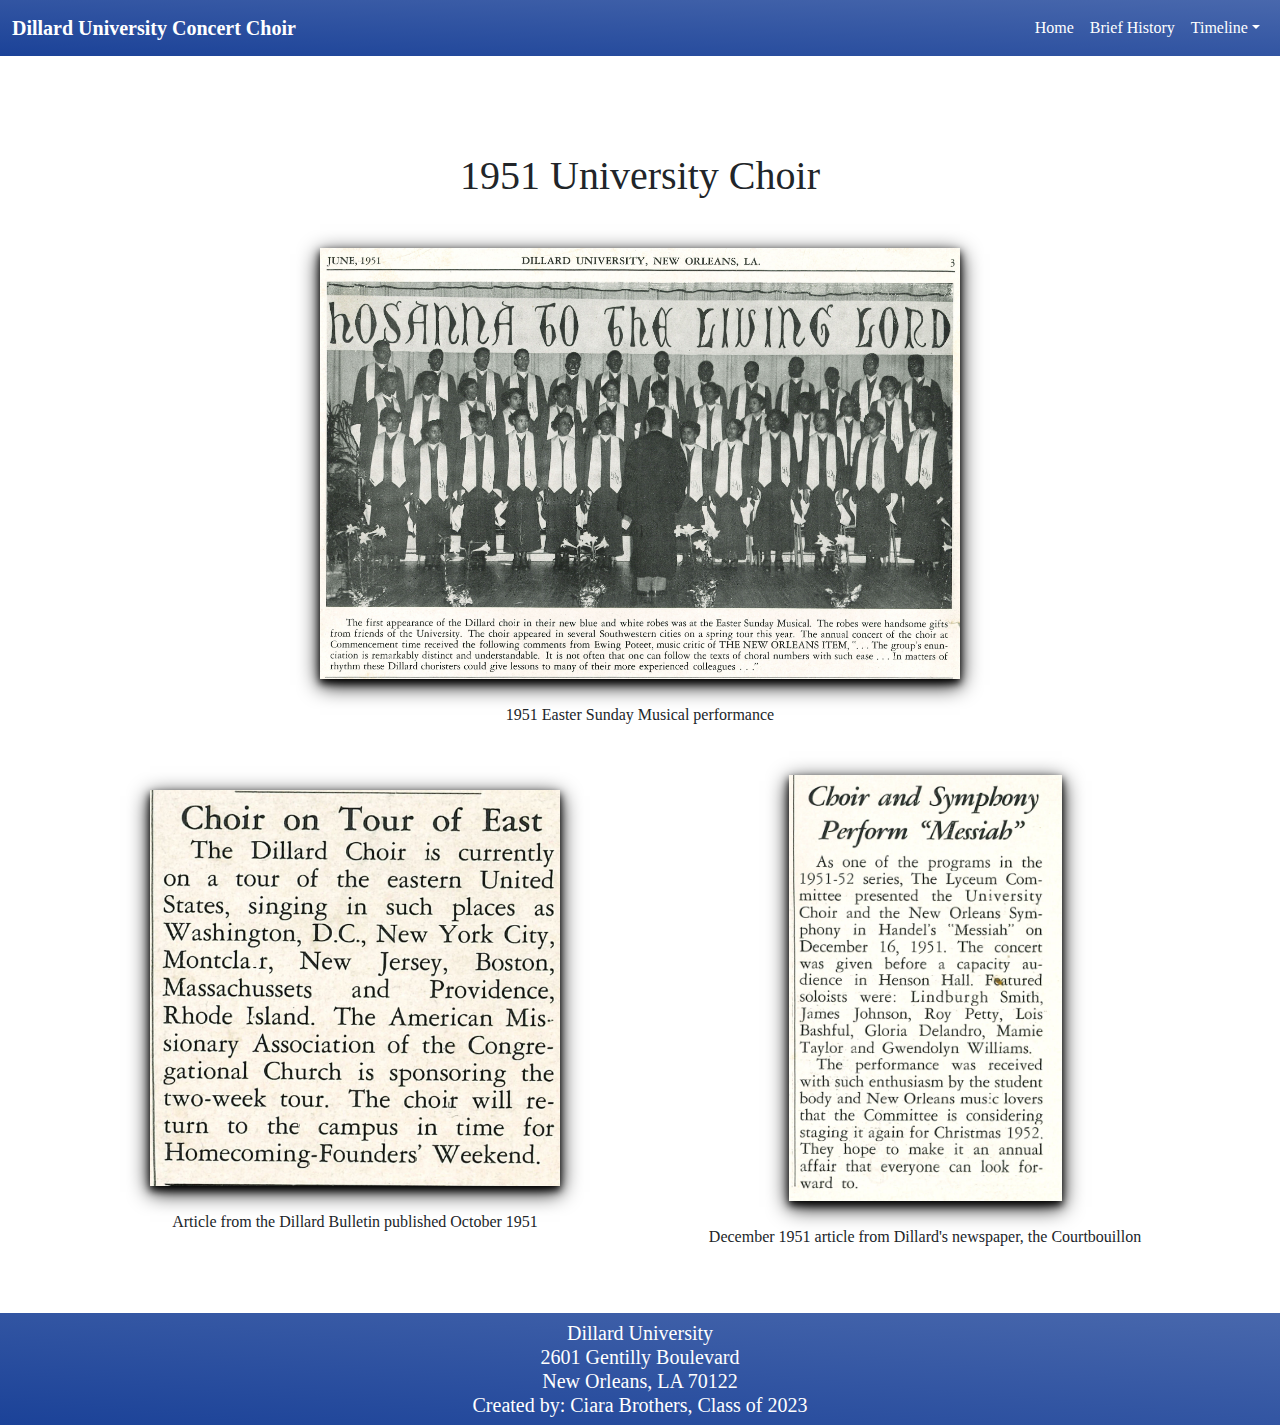
<file: 50s.html>
<!DOCTYPE html>
<html lang="en">
    <head>
        <meta charset="utf-8">
        <meta name="viewport" content="width=device-width">
        <title>Dillard University Concert Choir</title>
        <link href="style.css" rel="stylesheet">
        <link href="https://cdn.jsdelivr.net/npm/bootstrap@5.2.2/dist/css/bootstrap.min.css" rel="stylesheet">
        <script src="https://cdn.jsdelivr.net/npm/bootstrap@5.2.2/dist/js/bootstrap.bundle.min.js"></script>
        <script src="script.js"></script>
        <script src="components/header.js" type="text/javascript" defer></script>
        <script src="components/footer.js" type="text/javascript" defer></script>
    </head>
    <body>
        <div class="d-flex flex-column flex-wrap page-container">
        
            <nav-header></nav-header>

                <div class="tab-content mt-5" id="myTabContent">
                    <!-- First Tab -->
                    <div class="tab-pane fade show active" id="home-tab-pane" role="tabpanel" aria-labelledby="35-36-tab" tabindex="0">
                        <h1 class="text-center mt-5 mb-5">1951 University Choir</h1>

                        <img src="images/50s/jun 1951 bulletin.jpg" id="jun51" class="img-fluid w-50 mx-auto d-block" 
                        onclick="openModal(this.id)" alt="JUNE, 1951; DILLARD UNIVERSITY, NEW ORLEANS, LA.; HOSANNA TO THE LIVING LORD <br />
                        The first appearance of the Dillard choir in their new blue and white robes was at the Easter Sunday 
                        Musical. The robes were handsome gifts from friends of the University. The choir appeared in several 
                        Southwestern cities on a spring tour this year. The annual concert of the choir at Commencement time 
                        received the following comments from Ewing Poteet, music critic of THE NEW ORLEANS ITEM, '... The group's
                        enunciation is remarkably distinct and understandable. It is not often that one can follow the texts of 
                        choral numbers with such ease... In matters of rhythm these Dillard choristers could give lessons to many 
                        of their more experienced colleagues...'" />
                        <p class="text-center mt-4">1951 Easter Sunday Musical performance</p>

                        <!-- 1st Image -->
                        <div class="container mt-5 mb-5">
                            <div class="row justify-content-center align-items-center text-center">
                                <div class="col">
                                    <img src="images/50s/oct 1951 bulletin.jpg" id="oct51" class="img-fluid w-75 mx-auto d-block" 
                                    onclick="openModal(this.id)" alt="Choir on Tour of East
                                    The Dillard Choir is currently on a tour of the eastern United States, singing in
                                    such places as Washington, D.C., New York City, Montclair, New Jersey, Boston, Massachussets and 
                                    Providence, Rhode Island. The American Missionary Association of the Congregational Church is sponsoring
                                    the two week tour. The choir will return to the campus in time for Homecoming Founders' Weekend." />
                                    <p class="text-center mt-4 ">Article from the Dillard Bulletin published October 1951</p>
                                </div>
                                <div class="col">
                                    <img src="images/50s/dec 1951 bulletin.jpg" id="dec51" class="img-fluid w-50 mx-auto d-block" 
                                    onclick="openModal(this.id)" alt="Choir and Symphony Perform 'Messiah'
                                    As one of the programs in the 1951-52 series, The Lyceum Com- mittee presented the University Choir and 
                                    the New Orleans Sym- phony in Handel's 'Messiah' on December 16, 1951. The concert was given before a 
                                    capacity au- dience in Henson Hall. Featured soloists were: Lindburgh Smith, James Johnson, Roy Petty, 
                                    Lois Bashful, Gloria Delandro, Mamie Taylor and Gwendolyn Williams. The performance was received with 
                                    such enthusiasm by the student body and New Orleans music lovers that the Committee is considering 
                                    staging it again for Christmas 1952. They hope to make it an annual affair that everyone can look forward to." />
                                    <p class="text-center mt-4 ">December 1951 article from Dillard's newspaper, the Courtbouillon</p>
                                </div>
                            </div>
                        </div>

                    </div>

                </div>

                <!-- The Modal -->
                <div id="myModal" class="modal pt-5 justify-content-center align-items-center">
                    <!-- The Close Button -->
                    <span class="close">&times;</span>
                    <div id="modal-cont" class="d-flex ">
                        <!-- Modal Content (The Image) -->
                        <img class="modal-img vw-50 img-fluid" id="img01">
                    </div>
                    <!-- Modal Caption (Image Text) -->
                    <div id="caption" class="mb-5"></div>
                </div>
            
            <page-footer></page-footer>

        </div>
    </body>
</html>
</file>
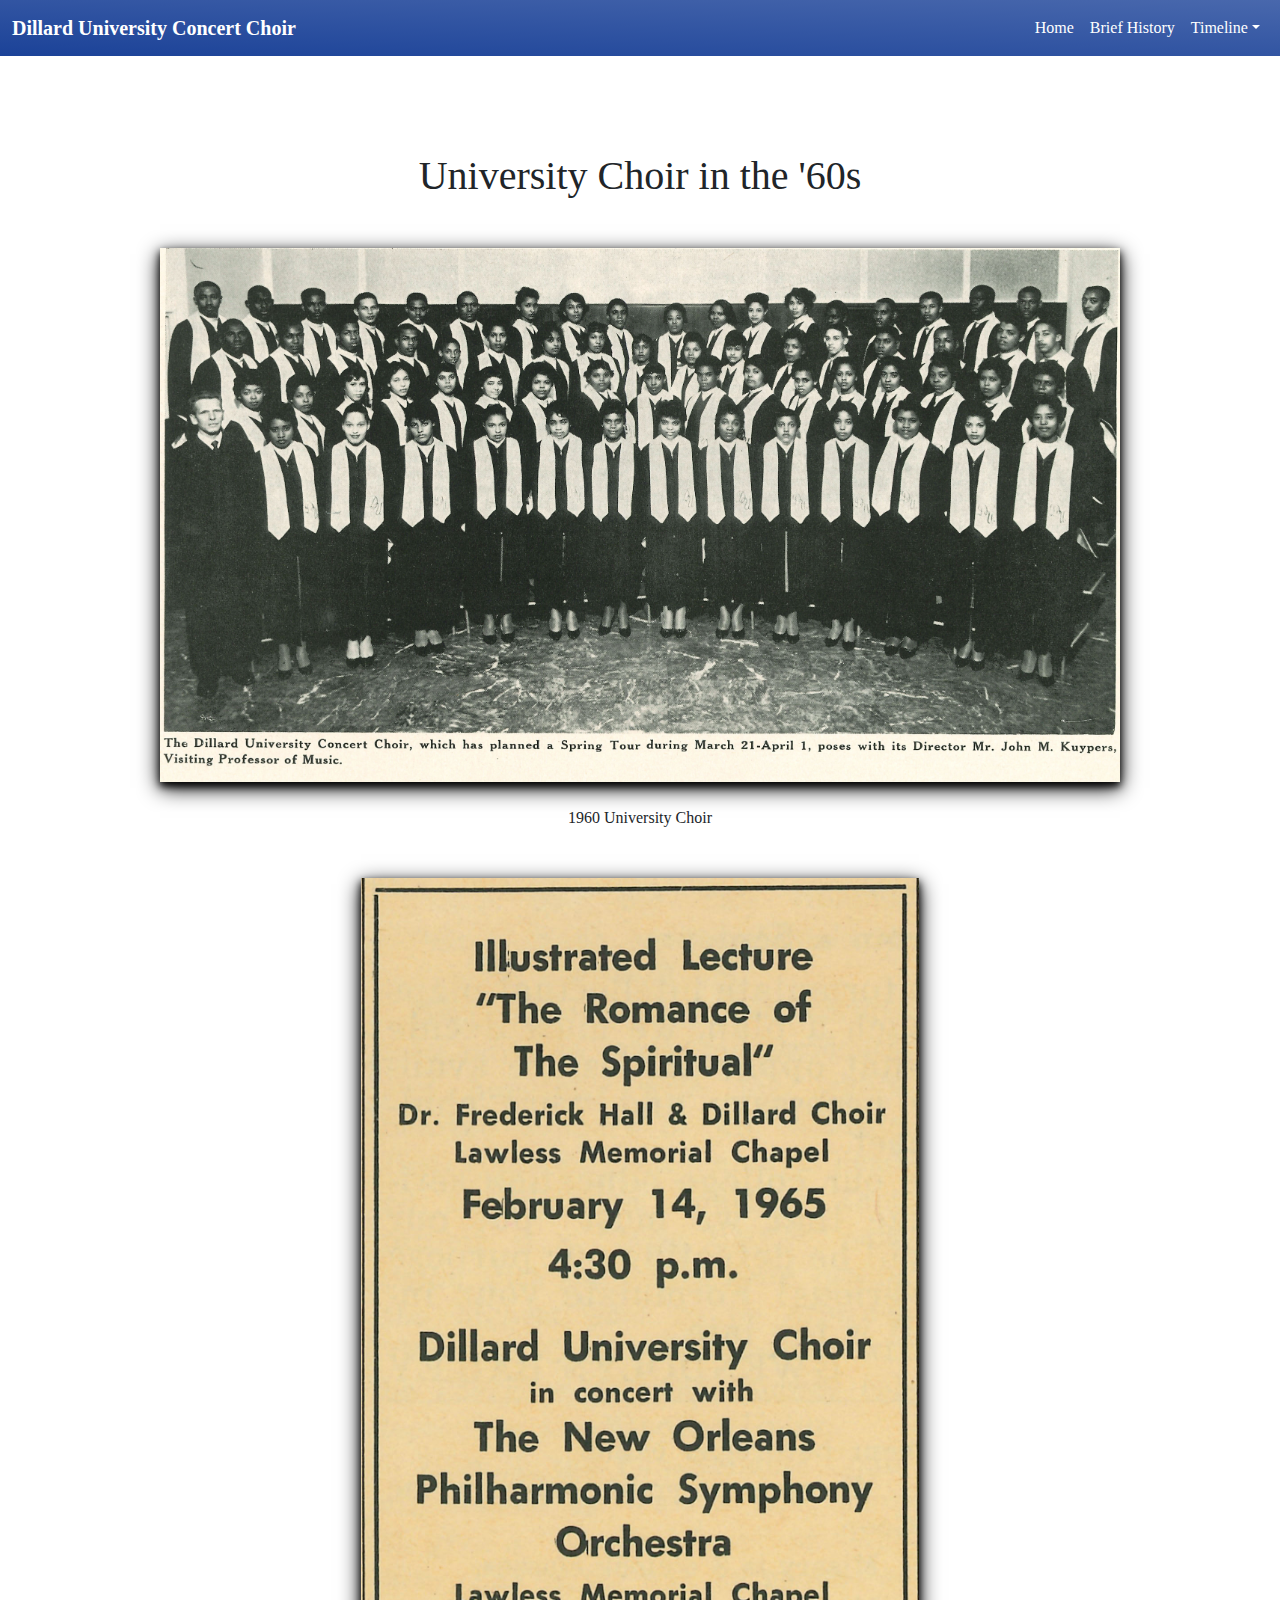
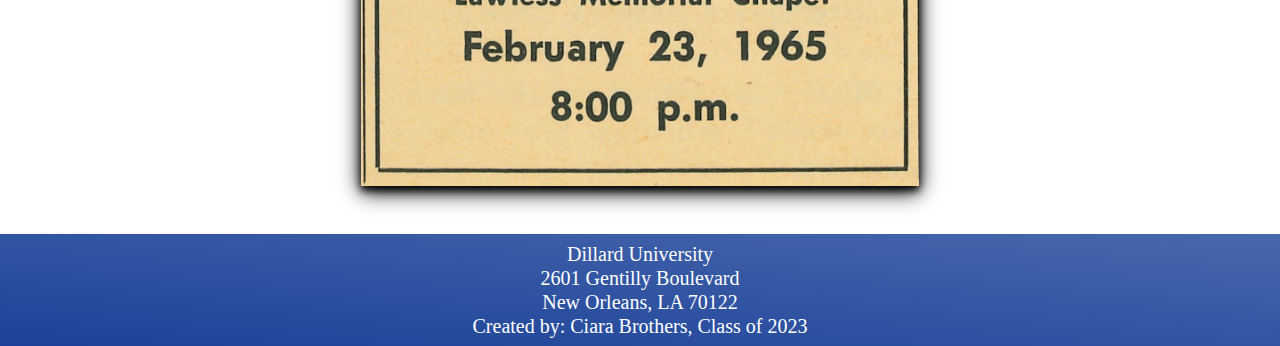
<file: 60s.html>
<!DOCTYPE html>
<html lang="en">
    <head>
        <meta charset="utf-8">
        <meta name="viewport" content="width=device-width">
        <title>Dillard University Concert Choir</title>
        <link href="style.css" rel="stylesheet">
        <link href="https://cdn.jsdelivr.net/npm/bootstrap@5.2.2/dist/css/bootstrap.min.css" rel="stylesheet">
        <script src="https://cdn.jsdelivr.net/npm/bootstrap@5.2.2/dist/js/bootstrap.bundle.min.js"></script>
        <script src="script.js"></script>
        <script src="components/header.js" type="text/javascript" defer></script>
        <script src="components/footer.js" type="text/javascript" defer></script>
    </head>
    <body>
        <div class="d-flex flex-column flex-wrap page-container">
        
            <nav-header></nav-header>

                <div class="tab-content mt-5" id="myTabContent">
                    <!-- First Tab -->
                    <div class="tab-pane fade show active" id="home-tab-pane" role="tabpanel" aria-labelledby="35-36-tab" tabindex="0">
                        <h1 class="text-center mt-5 mb-5">University Choir in the '60s</h1>

                        <img src="images/60s/cb feb 1960.jpg" id="feb60" class="img-fluid w-75 mx-auto d-block" 
                        onclick="openModal(this.id)" alt="The Dillard University Concert Choir, which has planned a Spring Tour during March 21-April 1, poses with its 
                        Director Mr. John M. Kuypers, Visiting Professor of Music." />
                        <p class="text-center mt-4">1960 University Choir</p>

                        <!-- 2nd Image -->
                        <div class="container mt-5 mb-5">
                            <div class="row justify-content-center align-items-center text-center">
                                <div class="col">
                                    <img src="images/60s/cb feb 1965.jpg" id="feb65" class="img-fluid w-50 mx-auto d-block" 
                                    onclick="openModal(this.id)" alt="Illustrated Lecture 'The Romance of The Spiritual'; Dr. Frederick Hall & Dillard Choir Lawless Memorial Chapel<br />
                                    February 14, 1965 4:30 p.m.; Dillard University Choir in concert with The New Orleans Philharmonic Symphony Orchestra<br />
                                    Lawless Memorial Chapel; February 23, 1965 8:00 p.m." />
                                </div>
                            </div>
                        </div>

                    </div>

                </div>

                <!-- The Modal -->
                <div id="myModal" class="modal pt-5 justify-content-center align-items-center">
                    <!-- The Close Button -->
                    <span class="close">&times;</span>
                    <div id="modal-cont" class="d-flex ">
                        <!-- Modal Content (The Image) -->
                        <img class="modal-img vw-50 img-fluid" id="img01">
                    </div>
                    <!-- Modal Caption (Image Text) -->
                    <div id="caption" class="mb-5"></div>
                </div>
                
            <page-footer></page-footer>

        </div>
    </body>
</html>
</file>
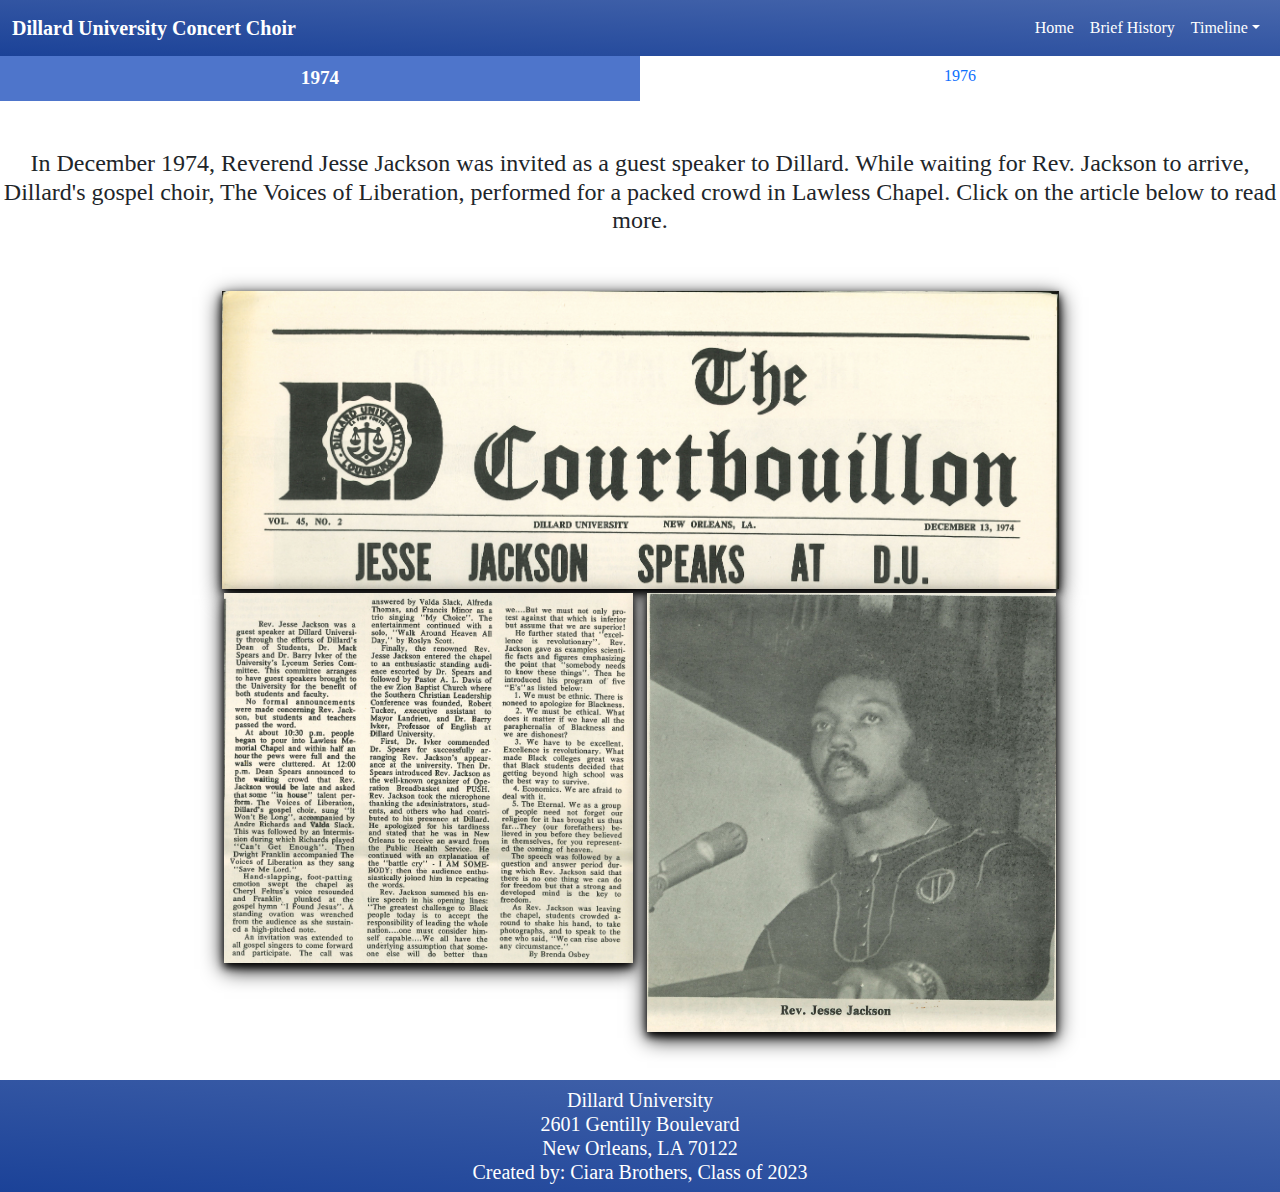
<file: 70s.html>
<!DOCTYPE html>
<html lang="en">
    <head>
        <meta charset="utf-8">
        <meta name="viewport" content="width=device-width">
        <title>Dillard University Concert Choir</title>
        <link href="style.css" rel="stylesheet">
        <link href="https://cdn.jsdelivr.net/npm/bootstrap@5.2.2/dist/css/bootstrap.min.css" rel="stylesheet">
        <script src="https://cdn.jsdelivr.net/npm/bootstrap@5.2.2/dist/js/bootstrap.bundle.min.js"></script>
        <script src="script.js"></script>
        <script src="components/header.js" type="text/javascript" defer></script>
        <script src="components/footer.js" type="text/javascript" defer></script>
    </head>
    <body>
        <div class="d-flex flex-column flex-wrap page-container">
        
            <nav-header></nav-header>

                <!-- Content Tabs -->
                <ul class="nav nav-pills nav-justified center-sec" id="myTab" role="tablist">
                    <li class="nav-item" role="presentation">
                    <button class="nav-link active tab-label" id="1940" data-bs-toggle="tab" data-bs-target="#home-tab-pane" type="button" role="tab" aria-controls="home-tab-pane" aria-selected="true">1974</button>
                    </li>
                    <li class="nav-item" role="presentation">
                    <button class="nav-link tab-label" id="47-48" data-bs-toggle="tab" data-bs-target="#profile-tab-pane" type="button" role="tab" aria-controls="profile-tab-pane" aria-selected="false">1976</button>
                    </li>
                </ul>

                <div class="tab-content" id="myTabContent">
                    <!-- First Tab -->
                    <div class="tab-pane fade show active" id="home-tab-pane" role="tabpanel" aria-labelledby="35-36-tab" tabindex="0">
                        <h4 class="text-center mt-5 mx-auto">In December 1974, Reverend Jesse Jackson was invited as a guest speaker to Dillard.
                            While waiting for Rev. Jackson to arrive, Dillard's gospel choir, The Voices of Liberation, performed for a packed
                            crowd in Lawless Chapel. Click on the article below to read more.
                        </h4>

                        <!-- 1st Image -->
                        <div class="container">

                            <div class="row">
                                <div class="col">
                                    <img src="images/70s/cb dec 1974 jj.jpg" id="74title" class="img-fluid mt-5 w-75 mx-auto d-block" 
                                    onclick="openModal(this.id)" alt="VOL. 45, NO. 2; The Courtbouillon; DILLARD UNIVERSITY; NEW ORLEANS, LA.; DECEMBER 13, 1974; JESSE JACKSON SPEAKS AT D.U." />
                                </div>
                            </div>

                            <div class="row mb-5">
                                <div class="col">
                                    <img src="images/70s/cb dec 1974 jesse jackson article.jpg" id="art74" class="img-fluid mt-1 w-75 d-block" 
                                    onclick="openModal(this.id)" alt="Rev. Jesse Jackson was a guest speaker at Dillard University through the efforts of Dillard's Dean of 
                                    Students, Dr. Mack Spears and Dr. Barry Ivker of the University's Lyceum Series Com mittee. This committee
                                    arranges to have guest speakers brought to the University for the benefit of both students and faculty.
                                    No formal announcements were made concerning Rev. Jackson, but students and teachers passed the word.
                                    At about 10:30 p.m. people began to pour into Lawless Memorial Chapel and within half an hour the pews
                                    were full and the walls were cluttered. At 12:00 p.m. Dean Spears announced to the waiting crowd that 
                                    Rev. Jackson would be late and asked that some 'in house' talent perform. The Voices of Liberation,
                                    Dillard's gospel choir, sung 'It Won't Be Long', accompanied by Andre Richards and Valda Slack. This was
                                    followed by an intermis- sion during which Richards played 'Can't Get Enough'. Then Dwight Franklin 
                                    accompanied The Voices of Liberation as they sang 'Save Me Lord.' Hand-slapping, foot-patting emotion 
                                    swept the chapel as Cheryl Feltus's voice resounded and Franklin. plunked at the gospel hymn 'I Found 
                                    Jesus'. A standing ovation was wrenched from the audience as she sustained a high-pitched note. An 
                                    invitation was extended to all gospel singers to come forward and participate. The call was answered by 
                                    Valda Slack, Alfreda Thomas, and Francis Minor as a trio singing 'My Choice'. The entertainment continued
                                    with a solo, 'Walk Around Heaven All Day,'' by Roslyn Scott.
                                    Finally, the renowned Rev. Jesse Jackson entered the chapel to an enthusiastic standing audience escorted
                                    by Dr. Spears and followed by Pastor A. L. Davis of the ew Zion Baptist Church where the Southern 
                                    Christian Leadership Conference was founded, Robert Tucker, executive assistant to Mayor Landrieu, and 
                                    Dr. Barry Ivker, Professor of English at Dillard University. First, Dr. Ivker commended Dr. Spears for 
                                    successfully ar- ranging Rev. Jackson's appear- ance at the university. Then Dr. Spears introduced Rev. 
                                    Jackson as the well-known organizer of Ope- ration Breadbasket and PUSH. Rev. Jackson took the microphone
                                    thanking the administrators, stud- ents, and others who had contri- buted to his presence at Dillard. He
                                    apologized for his tardiness and stated that he was in New Orleans to receive an award from the Public 
                                    Health Service. He continued with an explanation of the 'battle cry' - I AM SOMEBODY; then the audience 
                                    enthusiastically joined him in repeating the words.
                                    Rev. Jackson summed his entire speech in his opening
                                    lines: 'The greatest challenge to Black people today is to accept the responsibility of leading the whole
                                    nation....one must consider himself capable....We all have the underlying assumption that someone else 
                                    will else will do better than we....But we must not only protest against that which is inferior but 
                                    assume that we are superior! He further stated that 'excellence is revolutionary'. Rev. Jackson gave as 
                                    examples scientific facts and figures emphasizing the point that 'somebody needs to know these things'. 
                                    Then he introduced his program of five 'E's' as listed below: 1. We must be ethnic. There is no need to 
                                    apologize for Blackness. 2. We must be ethical. What does it matter if we have all the paraphernalia of 
                                    Blackness and we are dishonest? 3. We have to be excellent. Excellence is revolutionary. What made Black
                                    colleges great was that Black students decided that getting beyond high school was the best way to survive.
                                    4. Economics. We are afraid to deal with it. 5. The Eternal. We as a group of people need not forget our
                                    religion for it has brought us thus far...They (our forefathers) believed in you before they believed in
                                    themselves, for you represented the coming of heaven. The speech was followed by a question and answer 
                                    period during which Rev. Jackson said that there is no one thing we can do for freedom but that a strong
                                    and developed mind is the key to freedom. As Rev. Jackson was leaving the chapel, students crowded around
                                    to shake his hand, to take photographs, and to speak to the one who said, 'We can rise above any circumstance.' By Brenda Osbey"
                                    />
                                </div>
                                <div class="col">
                                    <img src="images/70s/cb dec 1974 jj photo.jpg" id="jj74" class="img-fluid mt-1 w-75" 
                                    onclick="openModal(this.id)" alt="Rev. Jesse Jackson" />
                                </div>
                            </div>

                        </div>

                    </div>

                    <!-- Second Tab -->
                    <div class="tab-pane fade" id="profile-tab-pane" role="tabpanel" aria-labelledby="profile-tab" tabindex="0">

                        <h3 class="text-center mx-auto d-block w-75 mt-5">1976 Concert Choir</h3>

                        <div class="container mb-5">

                            <div class="row">
                                <div class="col">
                                    <img src="images/70s/76 concert choir.jpg" id="choir76" class="img-fluid w-75 mx-auto d-block" 
                                    onclick="openModal(this.id)" alt="1976 Choir" />
                                </div> 
                            </div>

                            <div class="row mt-5">
                                <div class="col">
                                    <img src="images/70s/cb oct 1976.jpg" id="oct76" class="img-fluid w-100 mx-auto d-block" 
                                    onclick="openModal(this.id)" alt="Music On The Move By: Grayling Hawkins (Staff Writer)
                                    The Dillard University Concert Choir, under the direction of S. Carver Davenport, performed in Shreveport,
                                    Louisiana on September 27. The program was sponsored to promote and strengthen the Alumni Association in
                                    Shreveport. Mr. M. Neustater and Mrs. V. Oneil coordinated the audio- visual materials. Due to a minimum
                                    number of participants, the program did not begin as scheduled. Nevertheless, it began with introductions
                                    by Mrs. O'Neil and Mr. Neustater. Dr. Parikh and Mrs. Barbara Murray served as coordinators for the music
                                    and a slide show. After viewing an excellent presentation of Dillard and its campus, the Dillard University
                                    Concert Choir took to the stage voicing such compositions as 'Don't You Weep No More','Rockin Jerusalem'
                                    and 'Fair Dillard.' Snacks and cocktails were served afterward. With the combined effort and support of 
                                    the Dillard Family, the University Concert Choir may be able to undertake similar engagements in their 
                                    quest to spread the harmonious beauty of the song.
                                    The University Choir (photographed by Grayling Hawkins)" />
                                </div>
                                
                                <div class="col">
                                    <img src="images/70s/cb nov 1976.jpg" id="nov76" class="img-fluid w-100 mx-auto d-block" 
                                    onclick="openModal(this.id)" alt="CONCERT CHOIR HONORS DR. FREDERICK D. HALL By Darilyn Williams (Staff Writer)
                                    The New Orleans Chapter of the Dillard University Alumni Association payed tribute to Dr. Frederick 
                                    Douglass Hall, professor of music, emeritus, composer and historian-in-residence, with a concert in his 
                                    honor on Sunday, November 14, at 8:00 p.m. in Lawless Memorial Chapel, featuring the 34-voice Dillard 
                                    Concert Choir. Dr. hall received a B.A. from Morehouse College; Mus. B., Chicago Musical College; M.A. 
                                    and Professional Diploma, and Ed.D., Teachers College, Columbia University, and LL.D, Rust College. He 
                                    was studied at the Pittsburg Musical Institute; Royal College of Music; London University and the 
                                    London School of Oriental Studies. He was a member of the original Dillard Faculty when the university 
                                    opened for instruction in September, 1935, and was responsible for the organization and training of the 
                                    Delta Rhythm Boys, the group who achieved fame nationally and abroad during the late thirties and forties.
                                    Dr. Hall composed and arranged many of the numbers that made the group famous. During the program, the 
                                    former Dillard coordinator of music directed the Concert Choir when the group sung his composition 
                                    'Yonder Come Day'. Under the direction of Samuel Carver Davenport, assistant professor of music, the 
                                    Dillard University Concert Choir continues to express their talents by spreading the harmonious words of
                                    the song. Some of the songs that were done by the Concert Choir included: 'Don't You Weep No More Mary', 
                                    'Precious Lord', 'Soon Ah Will Be Done', 'Sing and Rejoice', 'Benedictus', and a host of others. The 
                                    concert was open to the public without charge, and a reception immediately followed. The Concert Choir 
                                    extends thanks to all who made the concert possible." />
                                </div>
                            </div>

                        </div>
                    </div>
                    
                </div>

                <!-- The Modal -->
                <div id="myModal" class="modal pt-5 justify-content-center align-items-center">
                    <!-- The Close Button -->
                    <span class="close">&times;</span>
                    <div id="modal-cont" class="d-flex ">
                    <!-- Modal Content (The Image) -->
                    <img class="modal-img vw-50 img-fluid" id="img01">
                    </div>
                    <!-- Modal Caption (Image Text) -->
                    <div id="caption" class="mb-5"></div>
                </div>

            <page-footer></page-footer>

        </div>
    </body>
</html>
</file>
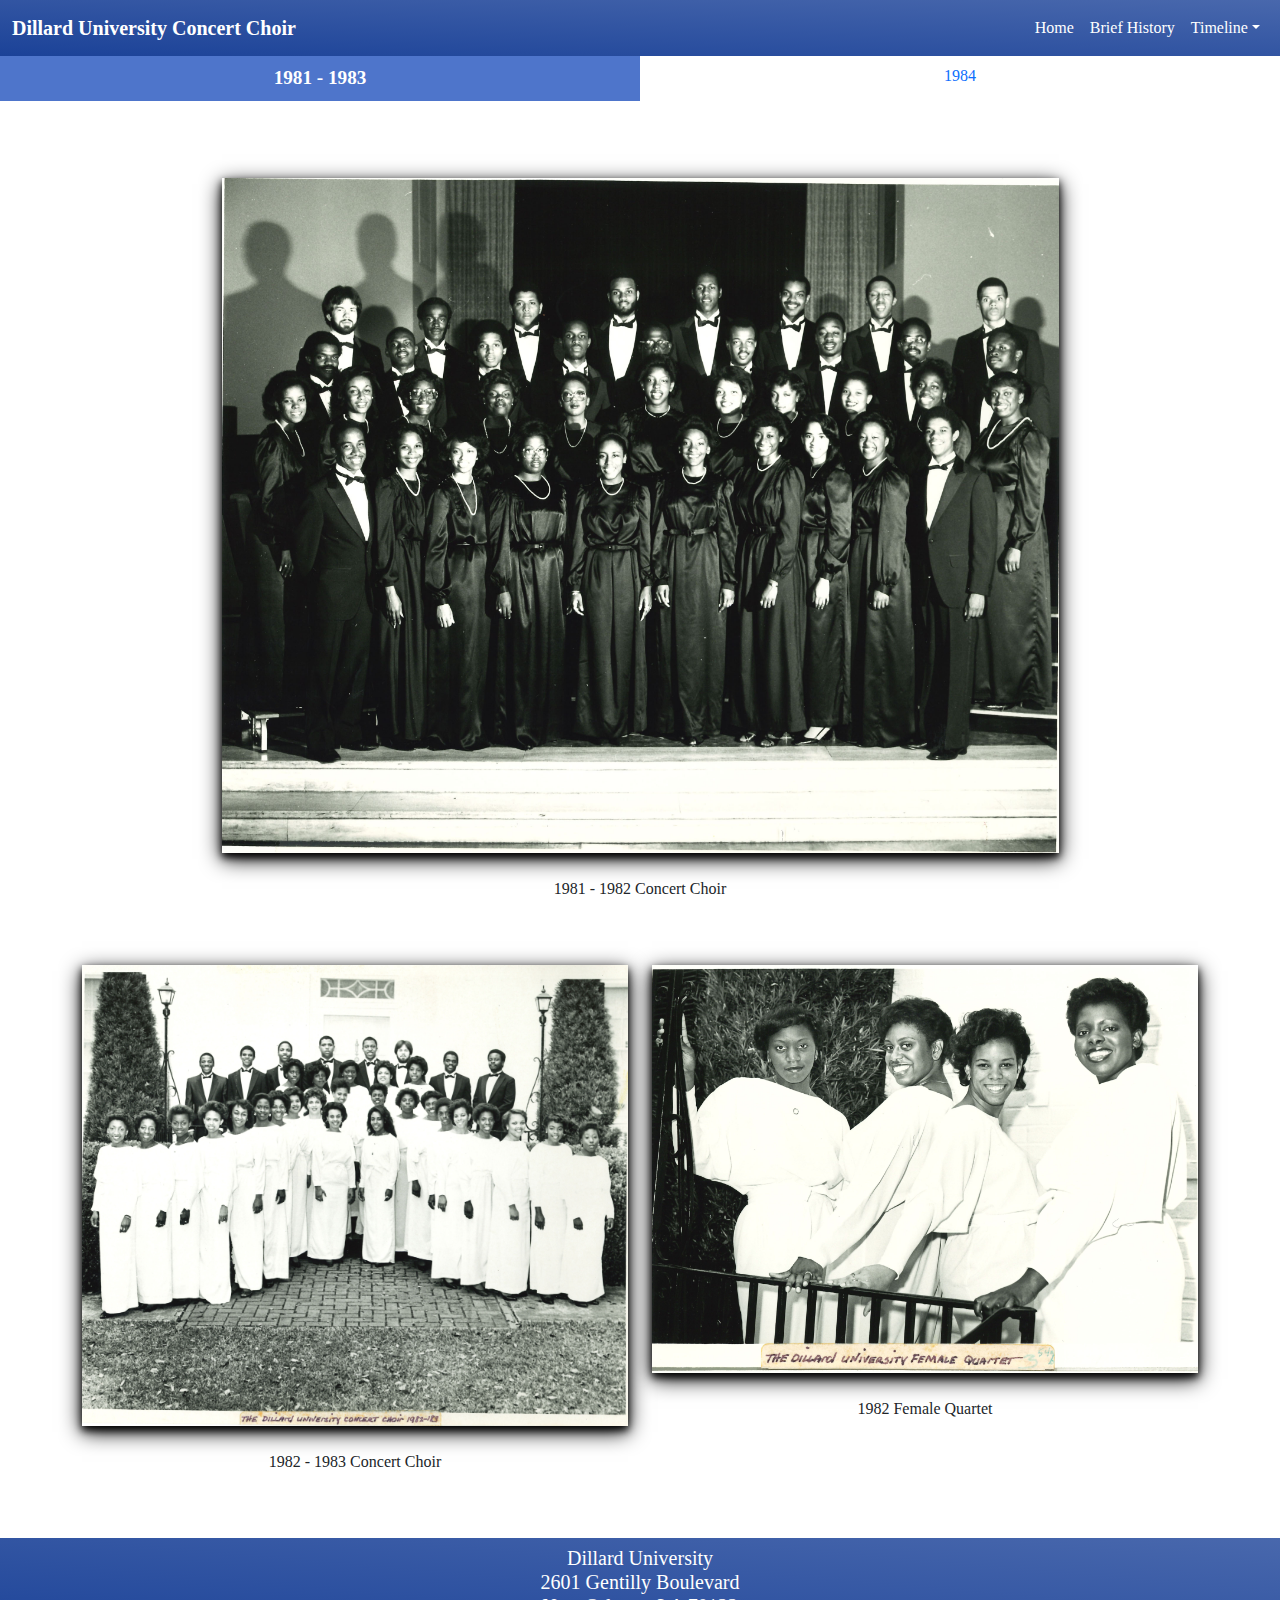
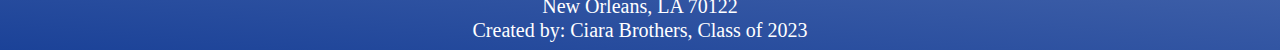
<file: 80s.html>
<!DOCTYPE html>
<html lang="en">
    <head>
        <meta charset="utf-8">
        <meta name="viewport" content="width=device-width">
        <title>Dillard University Concert Choir</title>
        <link href="style.css" rel="stylesheet">
        <link href="https://cdn.jsdelivr.net/npm/bootstrap@5.2.2/dist/css/bootstrap.min.css" rel="stylesheet">
        <script src="https://cdn.jsdelivr.net/npm/bootstrap@5.2.2/dist/js/bootstrap.bundle.min.js"></script>
        <script src="script.js"></script>
        <script src="components/header.js" type="text/javascript" defer></script>
        <script src="components/footer.js" type="text/javascript" defer></script>
    </head>
    <body>
        <div class="d-flex flex-column flex-wrap page-container">
        
            <nav-header></nav-header>

                <!-- Content Tabs -->
                <ul class="nav nav-pills nav-justified center-sec" id="myTab" role="tablist">
                    <li class="nav-item" role="presentation">
                    <button class="nav-link active" id="1940" data-bs-toggle="tab" data-bs-target="#home-tab-pane" type="button" role="tab" aria-controls="home-tab-pane" aria-selected="true">1981 - 1983</button>
                    </li>
                    <li class="nav-item" role="presentation">
                    <button class="nav-link" id="47-48" data-bs-toggle="tab" data-bs-target="#profile-tab-pane" type="button" role="tab" aria-controls="profile-tab-pane" aria-selected="false">1984</button>
                    </li>
                </ul>

                <div class="tab-content center-sec" id="myTabContent">
                    <!-- First Tab -->
                    <div class="tab-pane fade show active" id="home-tab-pane" role="tabpanel" aria-labelledby="35-36-tab" tabindex="0">
                    
                        <!-- 1st Image -->
                        <div class="container">

                            <div class="row mt-5">
                                <div class="col">
                                    <img src="images/80s/concert choir 81-82-1.jpg" id="81choir" class="img-fluid mx-auto d-block w-75" 
                                    onclick="openModal(this.id)" alt="photo of 1981-1982 choir" />
                                    <p id="81choircap" class="text-center mt-4">1981 - 1982 Concert Choir</p>
                                </div>
                            </div>

                            <div class="row mt-5 mb-5">
                                <div class="col">
                                    <img src="images/80s/choir 82-83.jpg" id="82choir" class="img-fluid" 
                                    onclick="openModal(this.id)" alt="photo of 1982-1983 choir" />
                                    <p id="82choircap" class="text-center mt-4">1982 - 1983 Concert Choir</p>
                                </div>
                                <div class="col">
                                    <img src="images/80s/female quartet 82-83.jpg" id="fem82" class="img-fluid" 
                                    onclick="openModal(this.id)" alt="1982 female quartet photo" />
                                    <p id="fem82cap" class="text-center mt-4">1982 Female Quartet</p>
                                </div>
                            </div>

                        </div>

                    </div>

                    <!-- Second Tab -->
                    <div class="tab-pane fade" id="profile-tab-pane" role="tabpanel" aria-labelledby="profile-tab" tabindex="0">

                        <h3 class="text-center mx-auto d-block w-75 mt-5 mb-5">Photos of the 1984 University Choir</h3>

                        <div class="container mb-5">

                            <div class="row">
                                <div class="col">
                                    <img src="images/80s/84/choir inside.jpg" id="84in" class="img-fluid w-100 mx-auto d-block" 
                                    onclick="openModal(this.id)"  alt="1984 choir inside" />
                                </div>
                                
                                <div class="col">
                                    <img src="images/80s/84/choir outside.jpg" id="84out" class="img-fluid w-100 mx-auto d-block" 
                                    onclick="openModal(this.id)"  alt="1984 choir outside" />
                                </div>
                            </div>

                            <div class="row mt-5">
                                <div class="col">
                                    <img src="images/80s/84/davenport.jpg" id="84dav" class="img-fluid w-75 mx-auto d-block" 
                                    onclick="openModal(this.id)" alt="director davenport leading choir" />
                                </div>
                                
                                <div class="col">
                                    <img src="images/80s/84/choir fun.jpg" id="84fun" class="img-fluid w-75 mx-auto d-block" 
                                    onclick="openModal(this.id)" alt="1984 choir clapping" />
                                </div>
                            </div>

                            <div class="row mt-5">
                                <div class="col">
                                    <img src="images/80s/84/quartet.jpg" id="84quart" class="img-fluid w-75 mx-auto d-block" 
                                    onclick="openModal(this.id)" alt="1984 quartet" />
                                </div>
                                
                                <div class="col">
                                    <img src="images/80s/84/guitarist.jpg" id="84guitar" class="img-fluid w-75 mx-auto d-block" 
                                    onclick="openModal(this.id)" alt="choir member playing bass guitar" />
                                </div>
                            </div>

                        </div>
                    </div>
                    
                </div>

                <!-- The Modal -->
                <div id="myModal" class="modal pt-5 justify-content-center align-items-center">
                    <!-- The Close Button -->
                    <span class="close">&times;</span>
                    <div id="modal-cont" class="d-flex ">
                    <!-- Modal Content (The Image) -->
                    <img class="modal-img vw-50 img-fluid" id="img01">
                    </div>
                    <!-- Modal Caption (Image Text) -->
                    <div id="caption" class="mb-5"></div>
                </div>

            <page-footer></page-footer>

        </div>
    </body>
</html>
</file>
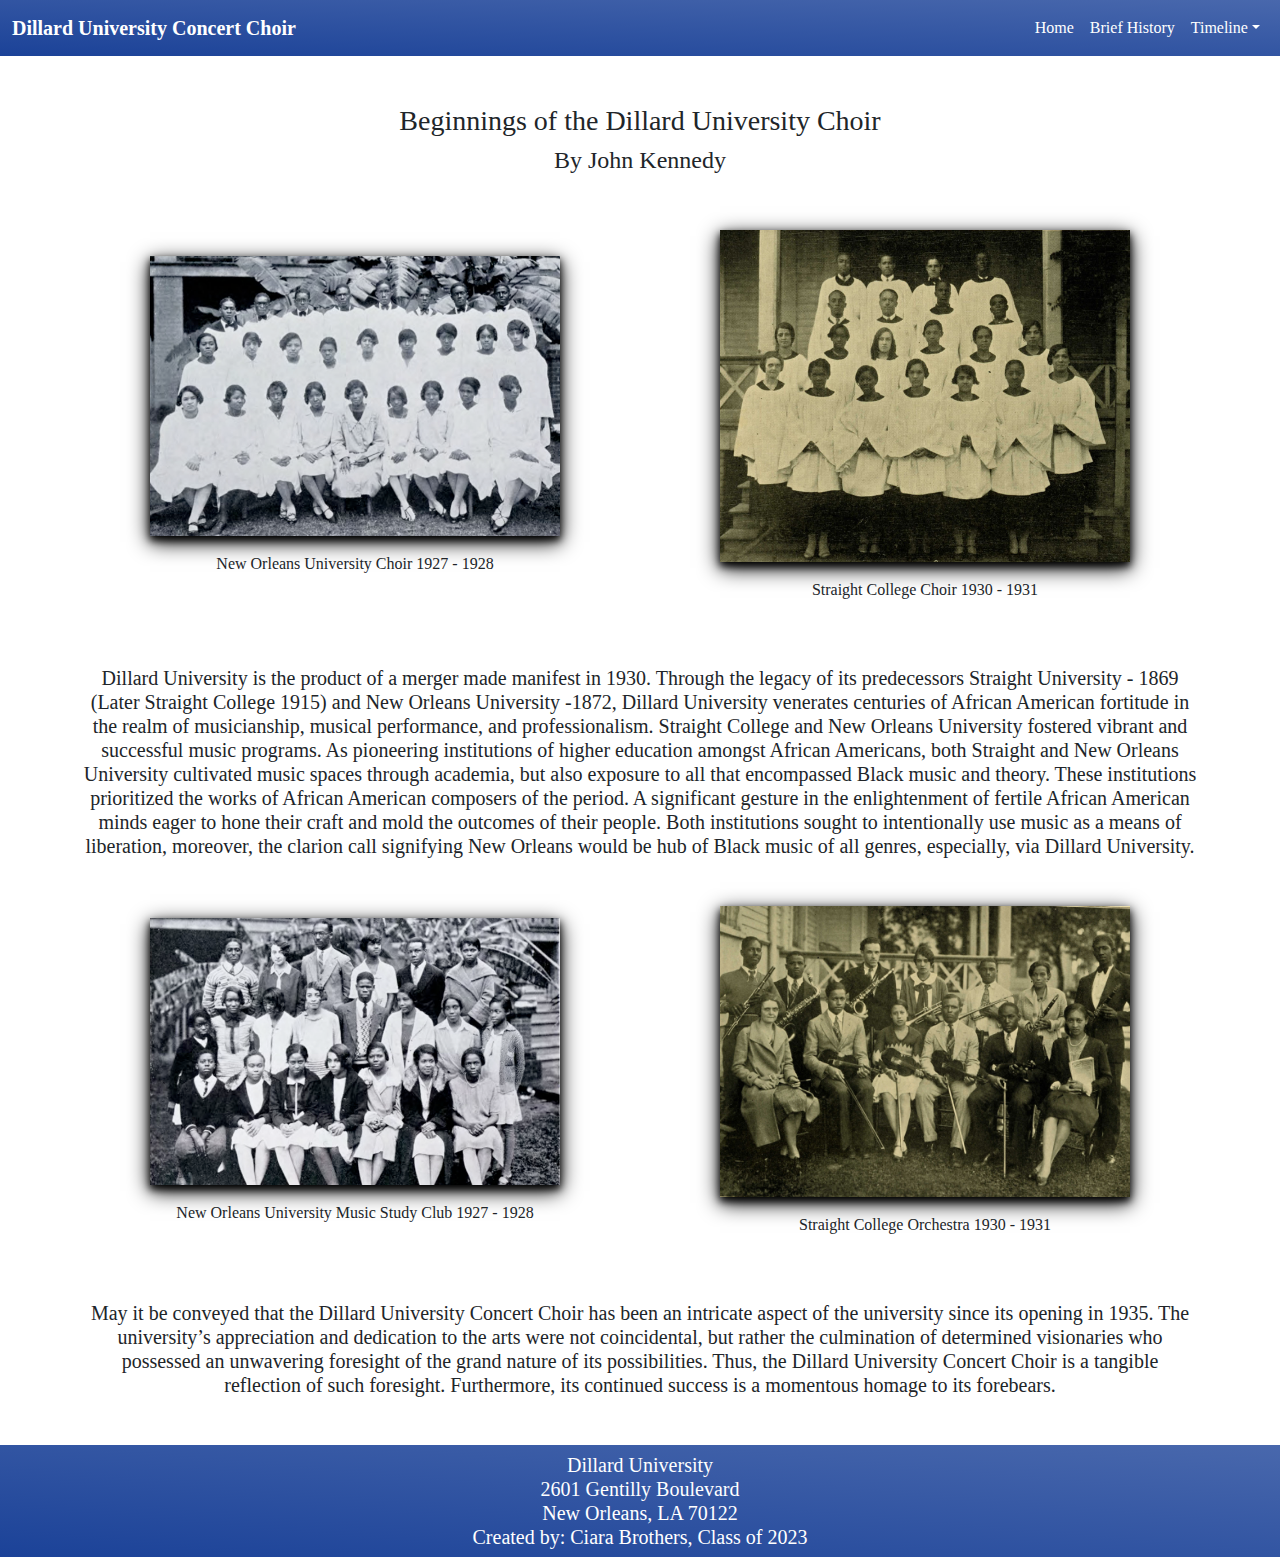
<file: history.html>
<!DOCTYPE html>
<html lang="en">
    <head>
        <meta charset="utf-8">
        <meta name="viewport" content="width=device-width">
        <title>Dillard University Concert Choir</title>
        <link href="style.css" rel="stylesheet">
        <link href="https://cdn.jsdelivr.net/npm/bootstrap@5.2.2/dist/css/bootstrap.min.css" rel="stylesheet">
        <script src="https://cdn.jsdelivr.net/npm/bootstrap@5.2.2/dist/js/bootstrap.bundle.min.js"></script>
        <script src="script.js"></script>
        <script src="components/header.js" type="text/javascript" defer></script>
        <script src="components/footer.js" type="text/javascript" defer></script>
    </head>
    <body>
        <div class="d-flex flex-column flex-wrap page-container">
        
            <nav-header></nav-header>

          <div id="myTabContent" class="container justify-content-center align-items-center">

            <div class="row text-center justify-content-center align-items-center mt-5">
              <div class="col">
                <h3 class="">Beginnings of the Dillard University Choir</h3>
                <h4 class="">By John Kennedy</h4>
              </div>
            </div>

            <div class="row text-center justify-content-center align-items-center mt-5">
              <div class="col">
                <img src="images/origin/NOU CC 1927-28.jpg" id="noucc27" class="img-fluid w-75 mx-auto d-block" 
                  onclick="openModal(this.id)" alt="The Dillard University Concert Choir, which has planned a Spring Tour during March 21-April 1, poses with its 
                  Director Mr. John M. Kuypers, Visiting Professor of Music." />
                  <p class="text-center mt-3">New Orleans University Choir 1927 - 1928</p>
              </div>

              <div class="col">
                  <img src="images/origin/Straight College Choir 1930-31.jpg" id="strcc30" class="img-fluid w-75 mx-auto d-block" 
                  onclick="openModal(this.id)" alt="The Dillard University Concert Choir, which has planned a Spring Tour during March 21-April 1, poses with its 
                  Director Mr. John M. Kuypers, Visiting Professor of Music." />
                  <p class="text-center mt-3">Straight College Choir 1930 - 1931</p>
              </div>
            </div>

            <div class="row text-center justify-content-center align-items-center mt-5 mb-5">
              <div class="col">
                <h5>
                  Dillard University is the product of a merger made manifest in 1930. Through the legacy of its
                  predecessors Straight University - 1869 (Later Straight College 1915) and New Orleans University -1872,
                  Dillard University venerates centuries of African American fortitude in the realm of musicianship,
                  musical performance, and professionalism. Straight College and New Orleans University fostered vibrant
                  and successful music programs. As pioneering institutions of higher education amongst African
                  Americans, both Straight and New Orleans University cultivated music spaces through academia, but also
                  exposure to all that encompassed Black music and theory. These institutions prioritized the works of
                  African American composers of the period. A significant gesture in the enlightenment of fertile African
                  American minds eager to hone their craft and mold the outcomes of their people. Both institutions sought
                  to intentionally use music as a means of liberation, moreover, the clarion call signifying New Orleans
                  would be hub of Black music of all genres, especially, via Dillard University.
                </h5>
              </div>
            </div>

            <div class="row text-center justify-content-center align-items-center mt-5">
              <div class="col">
                <img src="images/origin/NOU Music Study Club 1927-28.jpg" id="noumsc27" class="img-fluid w-75 mx-auto d-block" 
                  onclick="openModal(this.id)" alt="The Dillard University Concert Choir, which has planned a Spring Tour during March 21-April 1, poses with its 
                  Director Mr. John M. Kuypers, Visiting Professor of Music." />
                  <p class="text-center mt-3">New Orleans University Music Study Club 1927 - 1928</p>
              </div>

              <div class="col">
                <img src="images/origin/Straight College Ochestra 1930 - 31.jpg" id="strorch30" class="img-fluid w-75 mx-auto d-block" 
                  onclick="openModal(this.id)" alt="The Dillard University Concert Choir, which has planned a Spring Tour during March 21-April 1, poses with its 
                  Director Mr. John M. Kuypers, Visiting Professor of Music." />
                  <p class="text-center mt-3">Straight College Orchestra 1930 - 1931</p>
              </div>
            </div>

            <div class="row text-center justify-content-center align-items-center mt-5 mb-5">
              <div class="col">
                <h5>
                  May it be conveyed that the Dillard University Concert Choir has been an intricate aspect of the
                  university since its opening in 1935. The university’s appreciation and dedication to the arts were not
                  coincidental, but rather the culmination of determined visionaries who possessed an unwavering foresight
                  of the grand nature of its possibilities. Thus, the Dillard University Concert Choir is a tangible reflection
                  of such foresight. Furthermore, its continued success is a momentous homage to its forebears.
                </h5>
              </div>   
            </div>

          </div>

          <!-- The Modal -->
          <div id="myModal" class="modal pt-5 justify-content-center align-items-center">
            <!-- The Close Button -->
            <span class="close">&times;</span>
            <div id="modal-cont" class="d-flex ">
                <!-- Modal Content (The Image) -->
                <img class="modal-img vw-50 img-fluid" id="img01">
            </div>
            <!-- Modal Caption (Image Text) -->
            <div id="caption" class="mb-5"></div>
          </div>

          <page-footer></page-footer>

        </div>
    </body>
</html>
</file>
<file: style.css>
body {
  min-height: 100vh;
}

.page-container {
  font-family: Garamond, serif !important;
}

header {
  width: 100%;
}

footer {
  height: 7em;
}

h5 {
  margin-bottom: 0 !important;
}

.link-color {
  color: white !important;
}

.flex-width {
  max-width: 80vw;
}

.wrap-balance {
  text-wrap: balance;
}

button.active {
  background-color: #4E75CB !important;
  border-radius: 0% !important;
  font-size: larger !important;
  font-weight: bolder !important;
}

.gradient-bg {
  background-image: linear-gradient(to bottom left, rgba(27,66,152,0.8), rgba(27,66,152,1));
}

.navbar-brand {
  padding: 0 !important;
  font-weight: bolder;
}

.navbar-brand>img {
  height: 100%;
  width: auto;
}

.navbar-text {
  width: 100%;
  text-align: center;
  margin: auto;
  padding-top: 10px;
}

#frontbul40 {
  width: 35%;
}

#backbul40 {
  width: 40%;
}

.yt {
  position: relative;
  padding-bottom: 56.25%;
}

.yt iframe {
  position: absolute;
  top: 0;
  left: 0;
  width: 100%;
  height: 100%;
}

.no-mr {
  margin-right: 0% !important;
}

.title-text {
  font-weight: bolder;
  font-size: larger;
}

#row2-30s {
  width: 90%;
}

#myTabContent img {
  box-shadow: 0 4px 8px 0 black, 0 6px 20px 0 black;
}

#myTabContent img:hover {
  opacity: 0.7;
}

#art74 {
  margin-left: 26%;
}

#jj74 {
  margin-left: -1%;
}

.img-caption {
  display: none;
}

/* The Modal (background) */
.modal {
  display: none; /* Hidden by default */
  position: fixed; /* Stay in place */
  z-index: 1; /* Sit on top */
  overflow: auto; /* Enable scroll if needed */
  background-color: white;
}

/* Modal Content (Image) */
.modal-img {
  margin: auto;
  display: block;
  width: 50%;
  white-space: pre;
}

/* Caption of Modal Image (Image Text) - Same Width as the Image */
#caption {
  margin: auto;
  display: block;
  width: 90%;
  text-align: center;
  padding: 10px 0;
}

/* Add Animation - Zoom in the Modal */
.modal-img, #caption {
  animation-name: zoom;
  animation-duration: 0.6s;
}

@keyframes zoom {
  from {transform:scale(0)}
  to {transform:scale(1)}
}

/* The Close Button */
.close {
  position: absolute;
  top: 15px;
  right: 35px;
  color: black;
  font-size: 40px;
  font-weight: bold;
  transition: 0.3s;
}

.close:hover,
.close:focus {
  color: #ccc;
  text-decoration: none;
  cursor: pointer;
}

@media screen and (max-width: 750px) {
  .modal-img {
    width: 90%;
  }

  .body90 {
    width: 100% !important;
  }

  .flex-width {
    width: 85vw;
  }

  #flyer {
    width: 250px;
  }
}
</file>
